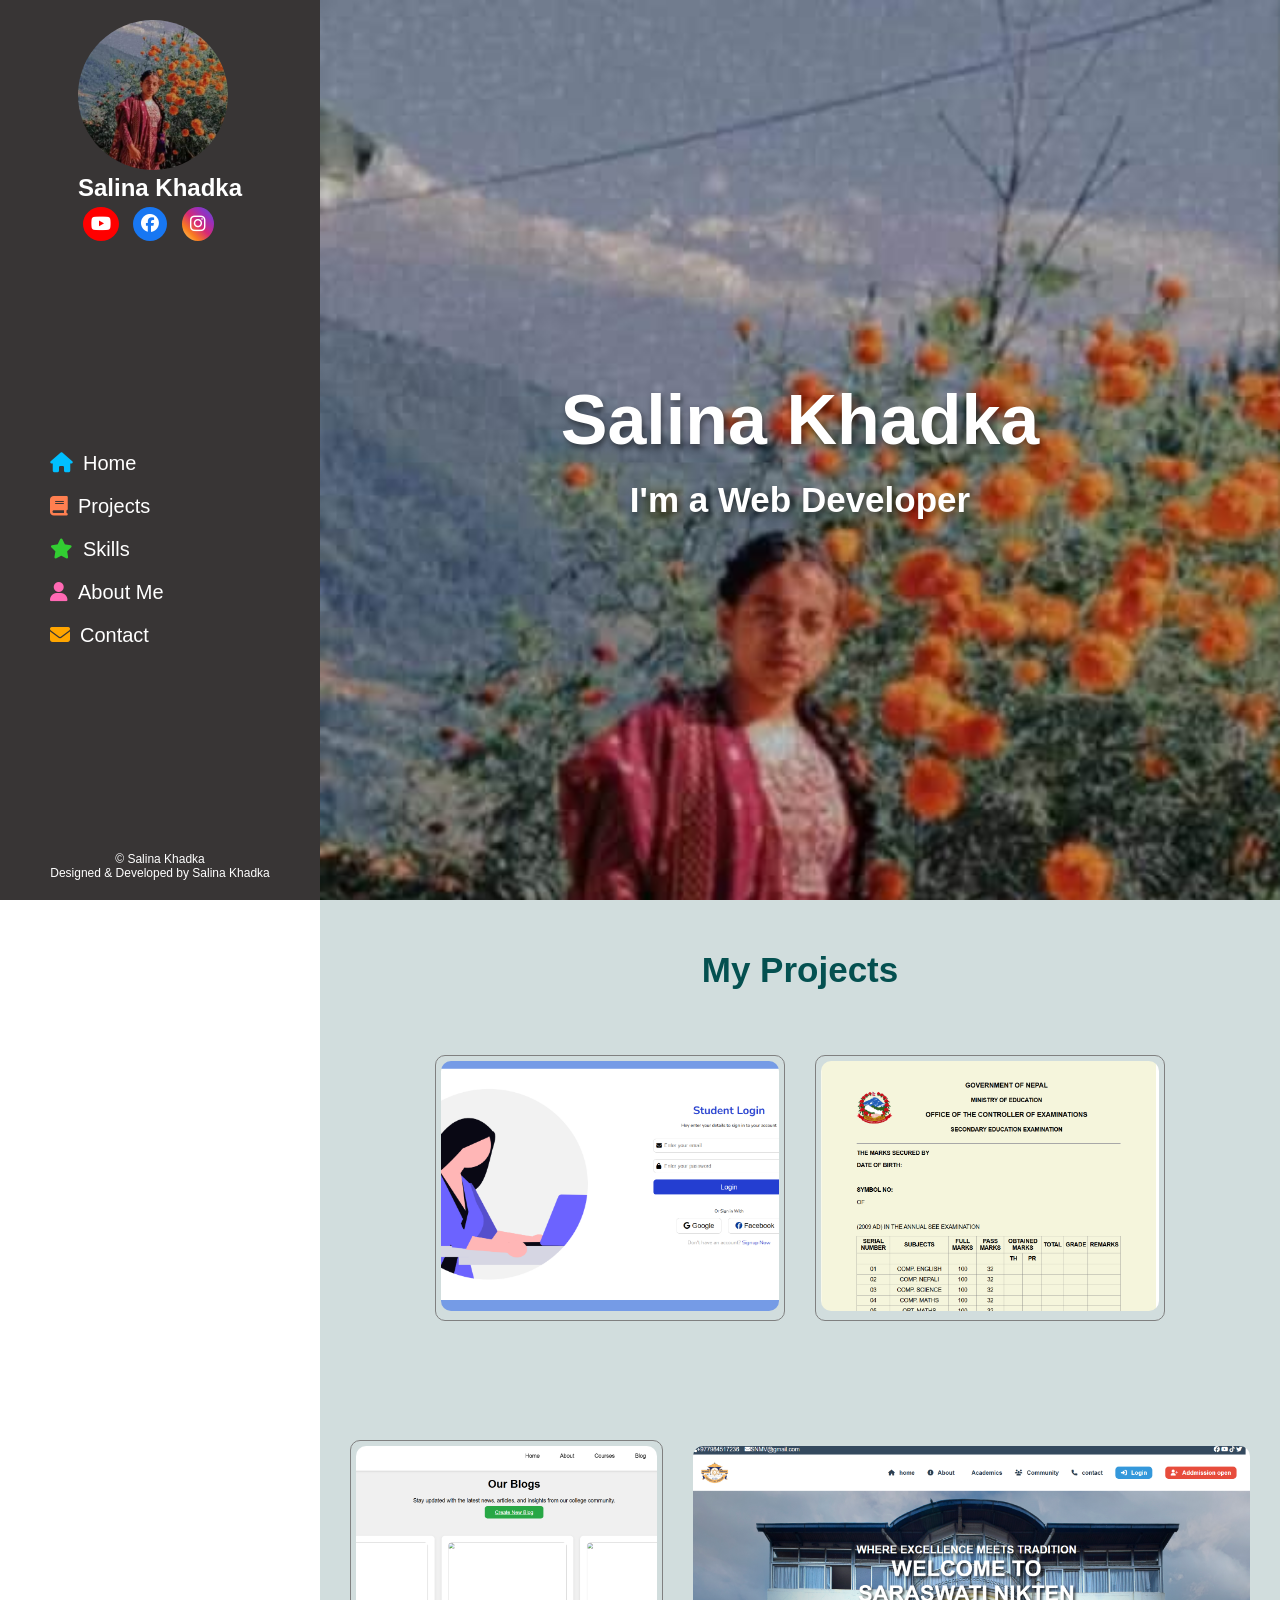
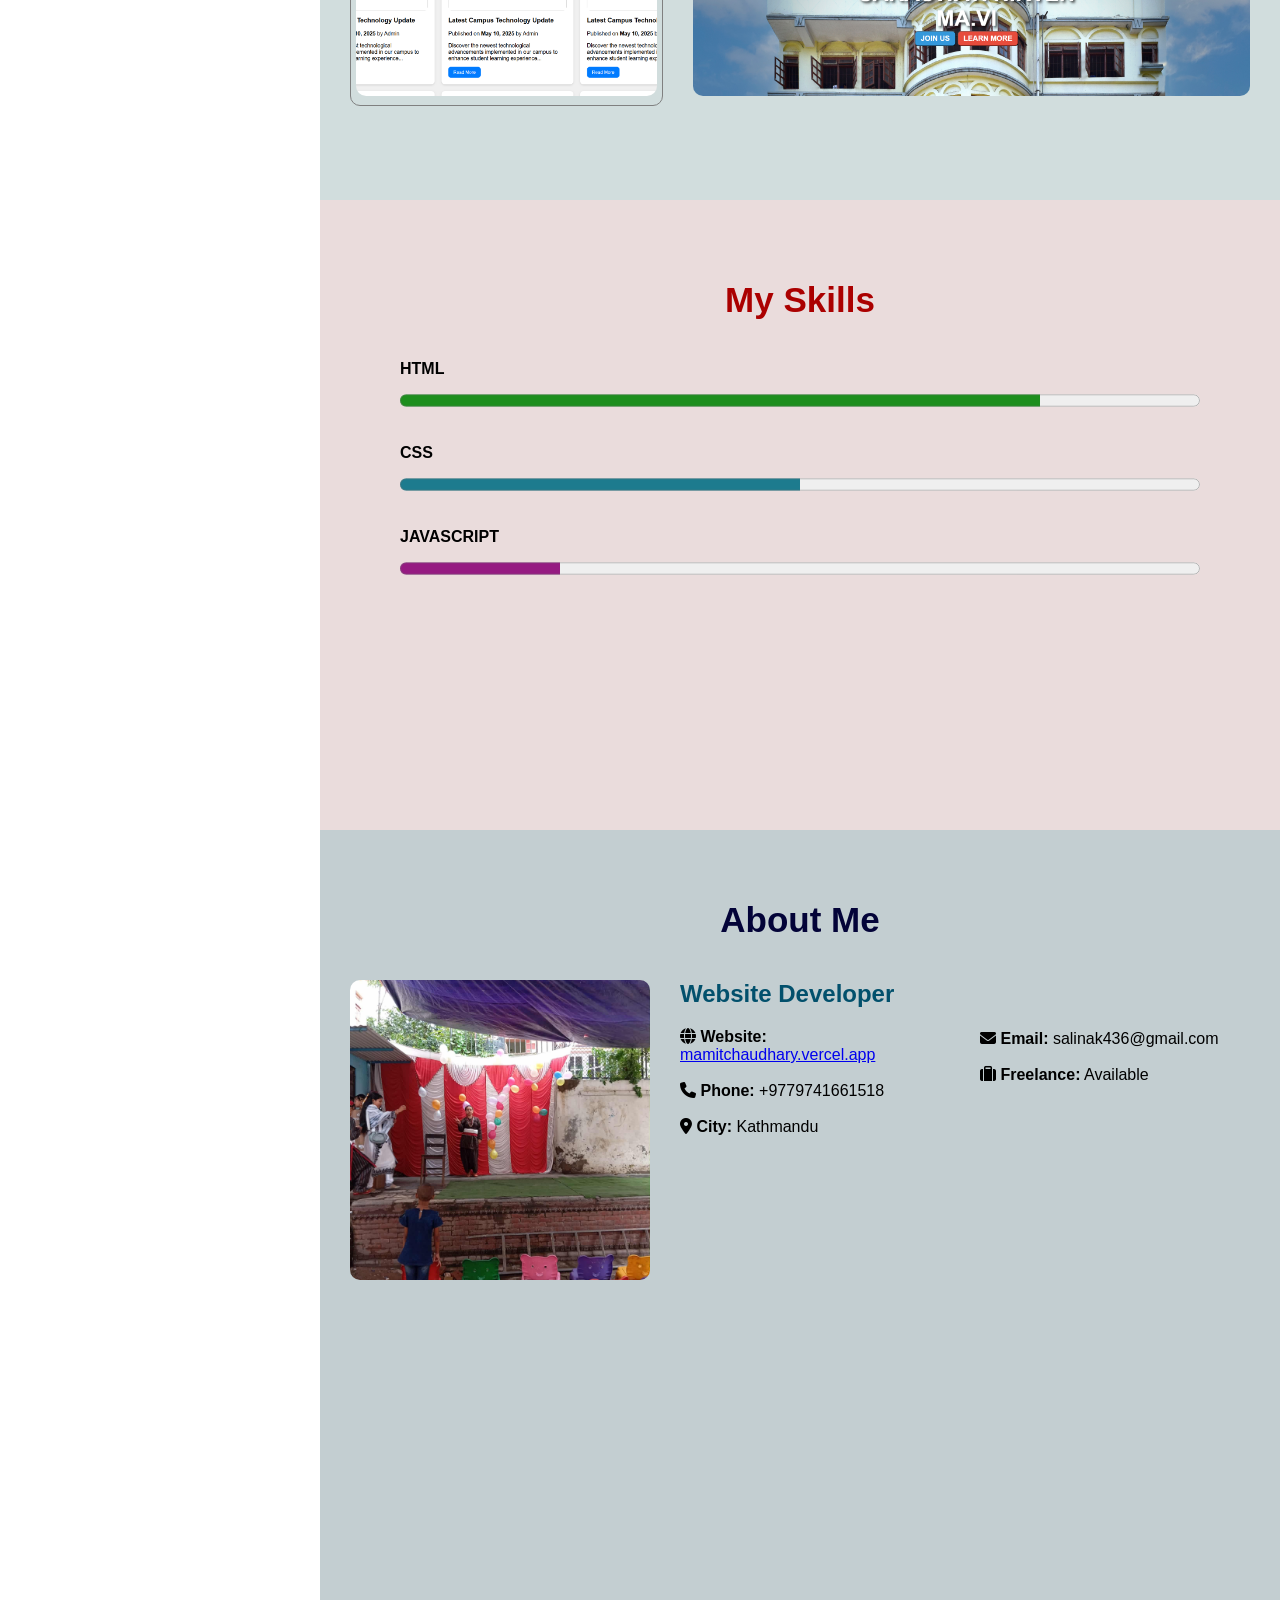
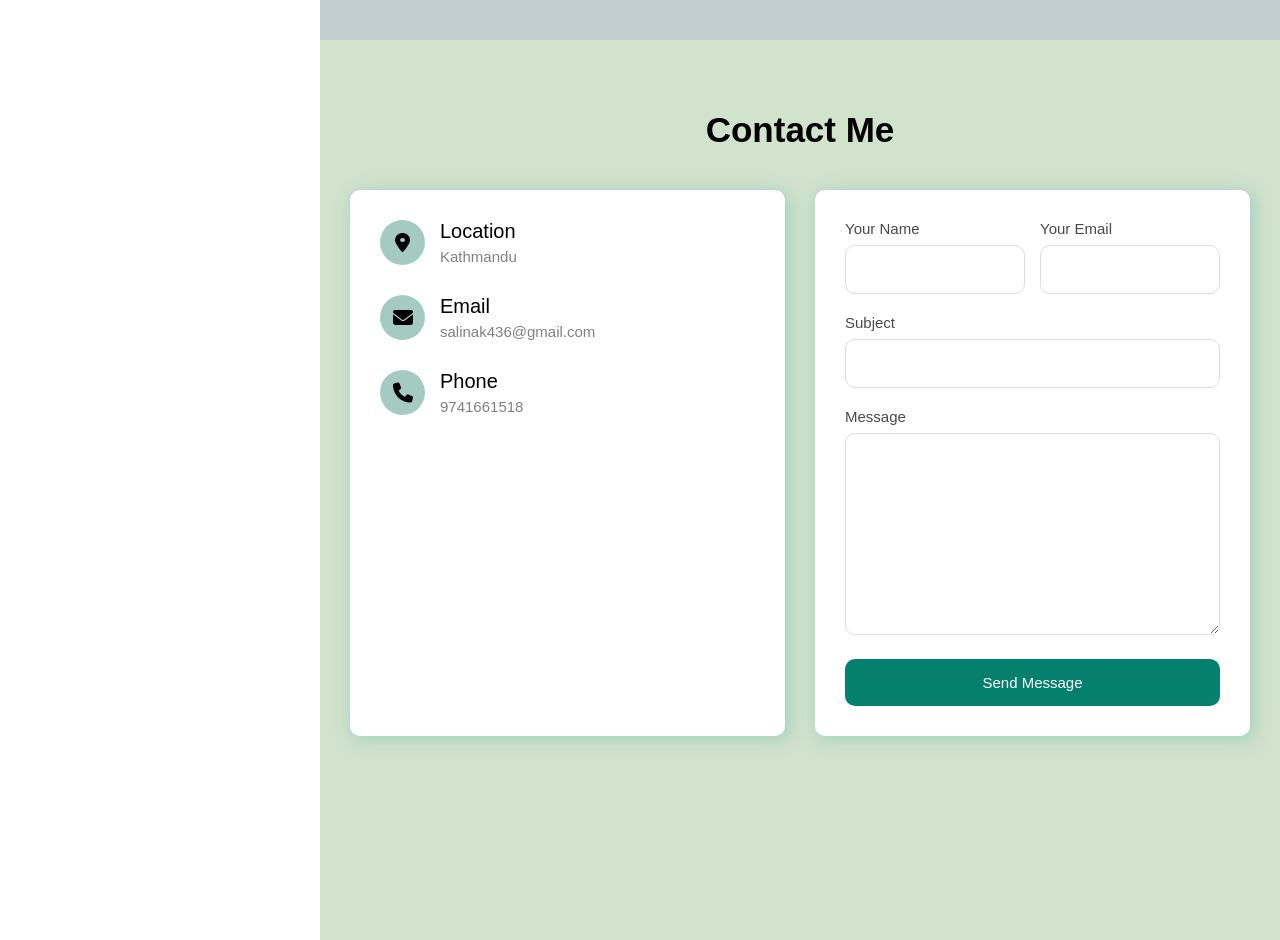
<file: index.html>
<!DOCTYPE html>
<html lang="en">

<head>
  <meta charset="UTF-8" />
  <meta name="viewport" content="width=device-width, initial-scale=1.0" />
  <title>Salina Khadka Portfolio</title>
  <link rel="stylesheet" href="style.css" />
  <link rel="stylesheet" href="https://cdnjs.cloudflare.com/ajax/libs/font-awesome/6.7.2/css/all.min.css"
    integrity="sha512-Evv84Mr4kqVGRNSgIGL/F/aIDqQb7xQ2vcrdIwxfjThSH8CSR7PBEakCr51Ck+w+/U6swU2Im1vVX0SVk9ABhg=="
    crossorigin="anonymous" referrerpolicy="no-referrer" />
  <link href="https://fonts.googleapis.com/css2?family=Montserrat:ital,wght@0,100..900;1,100..900&display=swap"
    rel="stylesheet" />
</head>

<body>
  <button class="hamburger" onclick="toggleSidebar()">
    <i class="fa-solid fa-bars"></i>
  </button>

  <div class="container">
    <div class="side-nav" id="sidebar">
      <div class="profile-info">
        <img class="profile-img" src="./images/pic2.jpg" alt="Salina Khadka" />
        <h1>Salina Khadka</h1>
        <div class="social-icons">
          <i class="fa-brands fa-youtube"></i>
          <i class="fa-brands fa-facebook"></i>
          <i class="fa-brands fa-instagram"></i>
        </div>
      </div>

      <div class="nav-links">
        <div class="nav-link-item">
          <i class="fa-solid fa-house"></i>
          <a href="#home">Home</a>
        </div>
        <div class="nav-link-item">
          <i class="fa-solid fa-book"></i>
          <a href="#projects">Projects</a>
        </div>
        <div class="nav-link-item">
          <i class="fa-solid fa-star"></i>
          <a href="#skills">Skills</a>
        </div>
        <div class="nav-link-item">
          <i class="fa-solid fa-user"></i>
          <a href="#about">About Me</a>
        </div>
        <div class="nav-link-item">
          <i class="fa-solid fa-envelope"></i>
          <a href="#contact">Contact</a>
        </div>
      </div>

      <div class="nav-footer">
        <p>&copy; Salina Khadka</p>
        <p>Designed & Developed by <a href="#">Salina Khadka</a></p>
      </div>
    </div>

    <div class="main">
      <section class="hero" id="home">
        <h1>Salina Khadka</h1>
        <h4 id="typewriter"></h4>
      </section>

      <section class="project" id="projects">
        <h1>My Projects</h1>
        <div class="project-container">
          <div class="project-1">
            <a href="./login/index.html"><img src="./images/login-img.png" alt="Login Project" /></a>
          </div>
          <div class="project-2">
            <a href="./see-marksheet/index.html"><img src="./images/mark-img.png" alt="Marksheet Project" /></a>
          </div>
          <div class="project-3">
            <a href="./blog-page/index.html"><img src="./images/blog-img.png" alt="Blog Project" /></a>
          </div>
          <div class="project-4">
            <a href="./school-website/pages/Index.html"><img src="./images/school.png" alt="School Website" /></a>
          </div>
        </div>
      </section>

      <section class="skills" id="skills">
        <h1>My Skills</h1>
        <div class="progress">
          <div class="html-progress">
            <p>HTML</p>
            <progress value="80" max="100"></progress>
          </div>
          <div class="css-progress">
            <p>CSS</p>
            <progress value="50" max="100"></progress>
          </div>
          <div class="js-progress">
            <p>JavaScript</p>
            <progress value="20" max="100"></progress>
          </div>
        </div>
      </section>

      <section class="about" id="about">
        <h1>About Me</h1>
        <div class="about-container">
          <div class="my-img">
            <img src="./images/pic1.jpg" alt="Salina's Photo" />
          </div>
          <div class="personal-detail-1">
            <h2>Website Developer</h2>
            <p><i class="fa-solid fa-globe"></i> <b>Website:</b> <a
                href="https://mamitchaudhary.vercel.app/">mamitchaudhary.vercel.app</a></p>
            <p><i class="fa-solid fa-phone"></i> <b>Phone:</b> +9779741661518</p>
            <p><i class="fa-solid fa-location-dot"></i> <b>City:</b> Kathmandu</p>
          </div>
          <div class="personal-detail-2">
            <p><i class="fa-solid fa-envelope"></i> <b>Email:</b> salinak436@gmail.com</p>
            <p><i class="fa-solid fa-suitcase"></i> <b>Freelance:</b> Available</p>
          </div>
        </div>
      </section>

      <section class="contact" id="contact">
        <h1>Contact Me</h1>
        <div class="contact-container">
          <div class="personal-information">
            <div class="location-info">
              <i class="fa-solid fa-location-dot"></i>
              <div class="info">
                <h5>Location</h5>
                <p>Kathmandu</p>
              </div>
            </div>

            <div class="email-info">
              <i class="fa-solid fa-envelope"></i>
              <div class="info">
                <h5>Email</h5>
                <p>salinak436@gmail.com</p>
              </div>
            </div>

            <div class="phone-info">
              <i class="fa-solid fa-phone"></i>
              <div class="info">
                <h5>Phone</h5>
                <p>9741661518</p>
              </div>
            </div>
          </div>

          <div class="contact-form">
            <div class="name-email">
              <div class="name">
                <p>Your Name</p>
                <input type="text" />
              </div>
              <div class="email">
                <p>Your Email</p>
                <input type="email" />
              </div>
            </div>
            <div class="subject">
              <p>Subject</p>
              <input type="text" />
            </div>
            <div class="message">
              <p>Message</p>
              <textarea rows="10"></textarea>
            </div>
            <button class="send-msg" type="button">Send Message</button>
          </div>
        </div>
      </section>
    </div>
  </div>

  <script>
    function toggleSidebar() {
      document.getElementById("sidebar").classList.toggle("active");
    }
  </script>
  <script src="script.js"></script>
</body>

</html>
</file>
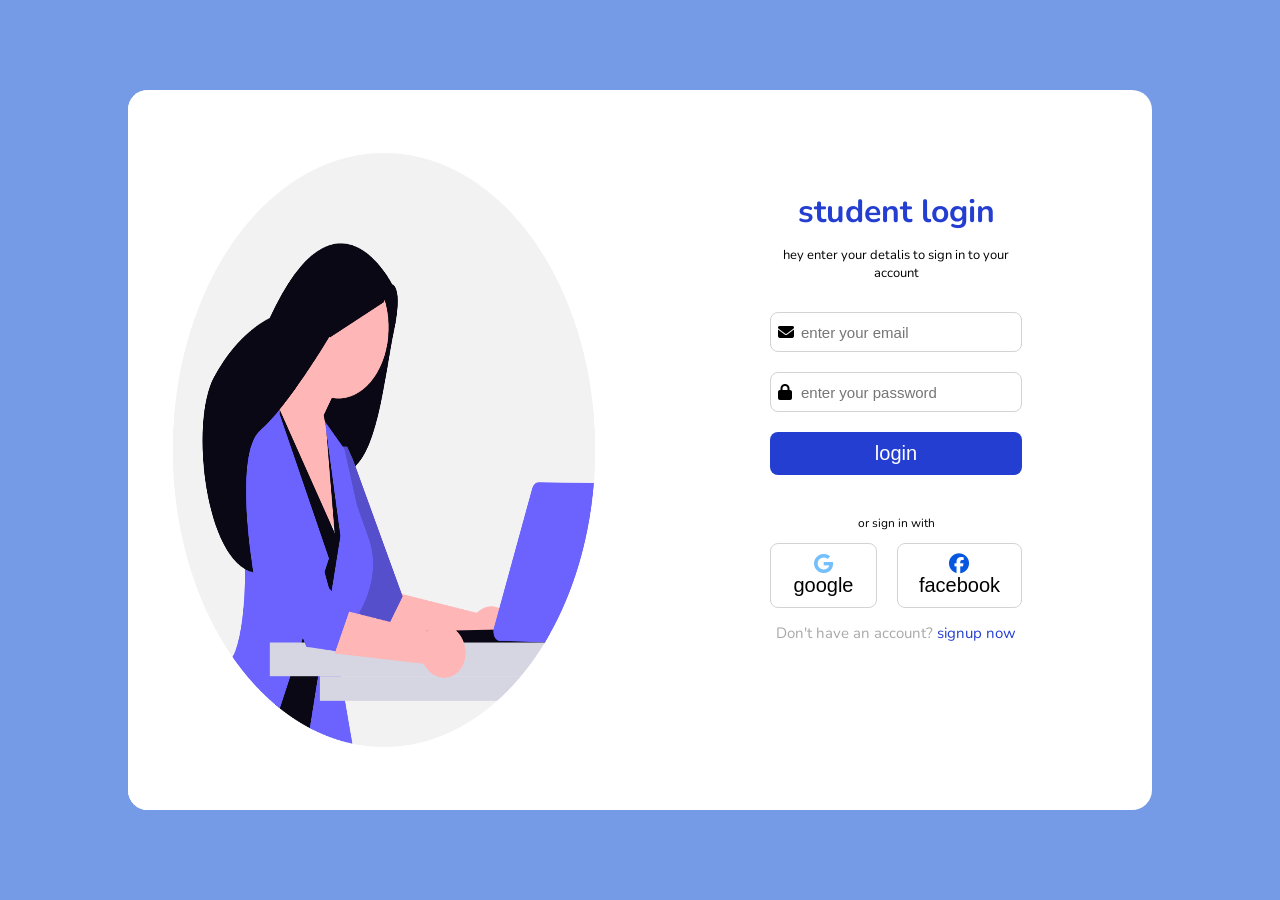
<file: login/index.html>
<html lang="en">

<head>
    <meta charset="UTF-8">
    <meta name="viewport" content="width=device-width, initial-scale=1.0">
    <title>Document</title>
    <link rel="stylesheet" href="style.css">
    <link rel="preconnect" href="https://fonts.googleapis.com">
    <link rel="preconnect" href="https://fonts.gstatic.com" crossorigin>
    <link href="https://fonts.googleapis.com/css2?family=Nunito:ital,wght@0,200..1000;1,200..1000&display=swap"
        rel="stylesheet">
    <link rel="stylesheet" href="https://cdnjs.cloudflare.com/ajax/libs/font-awesome/6.7.2/css/all.min.css"
        integrity="sha512-Evv84Mr4kqVGRNSgIGL/F/aIDqQb7xQ2vcrdIwxfjThSH8CSR7PBEakCr51Ck+w+/U6swU2Im1vVX0SVk9ABhg=="
        crossorigin="anonymous" referrerpolicy="no-referrer" />

</head>

<body>
    <div class="container">
        <div class="image">
            <img src="./undraw_professional-woman-avatar_ivds.png" alt="student">
        </div>
        <div class="from">
            <h1>student login</h1>
            <p class="description">hey enter your detalis to sign in to your account</p>

            <div class="email-div">
                <input type="email" placeholder="enter your email">
                <i class="fa-solid fa-envelope"></i>
            </div>

            <div class="pass-div">
                <input type="password" placeholder="enter your password">
                <i class="fa-solid fa-lock"></i>

            </div>

            <button class="login">login</button>
            <p class="signin-text">or sign in with</p>
            <div class="social-buttons">
                <button>
                    <i class="fa-brands fa-google" style="color: #74C0FC;"></i>google</button>
                <button>
                    <i class="fa-brands fa-facebook" style="color: #0656e0;"></i>facebook</button>
            </div>
            <p class="signup-text">Don't have an account? <span>signup now</span></p>
        </div>
    </div>
</body>

</html>
</file>
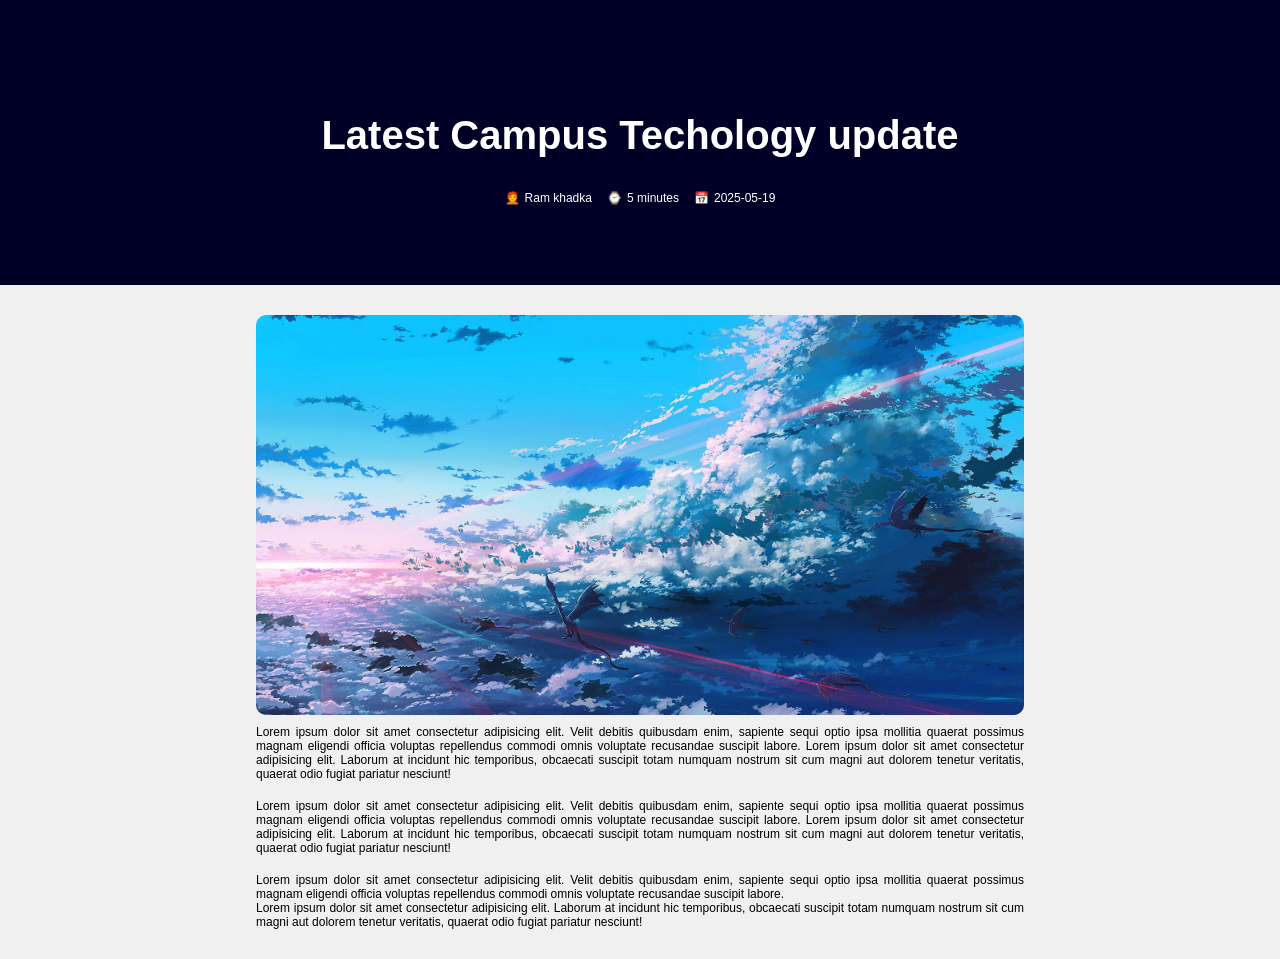
<file: blog-page/blog-details.html>
<html lang="en">

<head>
    <meta charset="UTF-8">
    <meta name="viewport" content="width=device-width, initial-scale=1.0">
    <title>Document</title>
    <link rel="stylesheet" href="style.css">
</head>

<body>
    <section class="blog-detail-tittle">
        <h1>Latest Campus Techology update</h1>
        <div class="blog-metadata">
            <div class="author">
                <p>🧑‍🦰</p>
                <p>Ram khadka</p>
            </div>
            <div class="reading-time">
                <p>⌚</p>
                <p>5 minutes</p>
            </div>
            <div class="published-date">
                <p>📅</p>
                <p>2025-05-19</p>
            </div>
        </div>
    </section>
    <section class="blog-description">
        <img src="./wallpaperflare.com_wallpaper (1).jpg" alt="">
         
        <br>

        <p>Lorem ipsum dolor sit amet consectetur adipisicing elit. Velit debitis quibusdam enim, sapiente sequi optio
            ipsa mollitia quaerat possimus magnam eligendi officia voluptas repellendus commodi omnis voluptate
            recusandae suscipit labore.
            Lorem ipsum dolor sit amet consectetur adipisicing elit. Laborum at incidunt hic temporibus, obcaecati
            suscipit totam numquam nostrum sit cum magni aut dolorem tenetur veritatis, quaerat odio fugiat pariatur
            nesciunt!
        </p>
        <br>

        <p>Lorem ipsum dolor sit amet consectetur adipisicing elit. Velit debitis quibusdam enim, sapiente sequi optio
            ipsa mollitia quaerat possimus magnam eligendi officia voluptas repellendus commodi omnis voluptate
            recusandae suscipit labore.
            Lorem ipsum dolor sit amet consectetur adipisicing elit. Laborum at incidunt hic temporibus, obcaecati
            suscipit totam numquam nostrum sit cum magni aut dolorem tenetur veritatis, quaerat odio fugiat pariatur
            nesciunt!</p>
        <br>
        <p>Lorem ipsum dolor sit amet consectetur adipisicing elit. Velit debitis quibusdam enim, sapiente sequi optio
            ipsa mollitia quaerat possimus magnam eligendi officia voluptas repellendus commodi omnis voluptate
            recusandae suscipit labore.</p>
          <p> Lorem ipsum dolor sit amet consectetur adipisicing elit. Laborum at incidunt hic temporibus, obcaecati
            suscipit totam numquam nostrum sit cum magni aut dolorem tenetur veritatis, quaerat odio fugiat pariatur
            nesciunt!</p>
    </section>
</body>

</html>
</file>
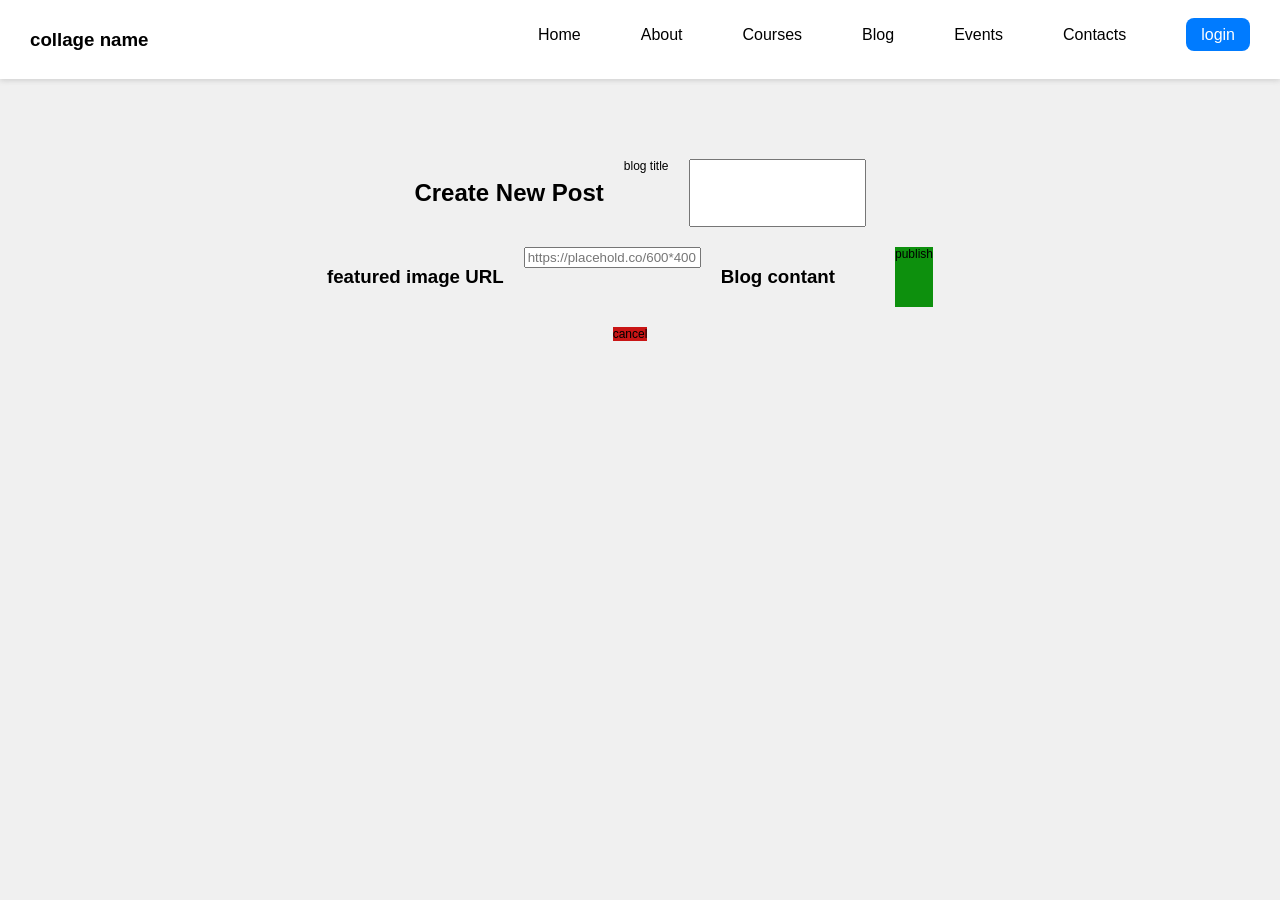
<file: blog-page/create-form.html>
<html lang="en">
<head>
    <meta charset="UTF-8">
    <meta name="viewport" content="width=device-width, initial-scale=1.0">
    <title>Document</title>
    <link rel="stylesheet" href="style.css">
</head>
<body>
  <header>
    <div class="logo">
        <h3>collage name</h3>
    </div>
        <nav>
            <ul>
                <li>
                    <a href="#">Home</a>
                </li>
                <li>
                    <a href="#">  About </a>
                </li>
                
                <li>
                    <a href="#">Courses</a>
                </li>
                <li>
                    <a href="#" class="blogtit">Blog</a>
                </li>
                <li>
                    <a href="#">Events</a>
                </li>
                <li>
                    <a href="#">Contacts</a>
                </li>
                <li>
                    <a href="#"class="login-btn">login</a>
                </li>

            </ul>
        </nav>
  </header>
  <div class="blog">

    <h2>Create New Post</h2>

    <p>blog title</p>

    <input type="text">

    <h3>featured image URL</h3>
    <div class="featured-img">
    <input type="text" placeholder="https://placehold.co/600*400">
    </div>
    <h3>Blog contant</h3>
    <div class="blog-contant>
<input type="text" name="" id="">
</div>
    <br>
    <p class="publish">publish</p>
    <p class="cancel">cancel</p>
  </div>  
</body>
</html>
</file>
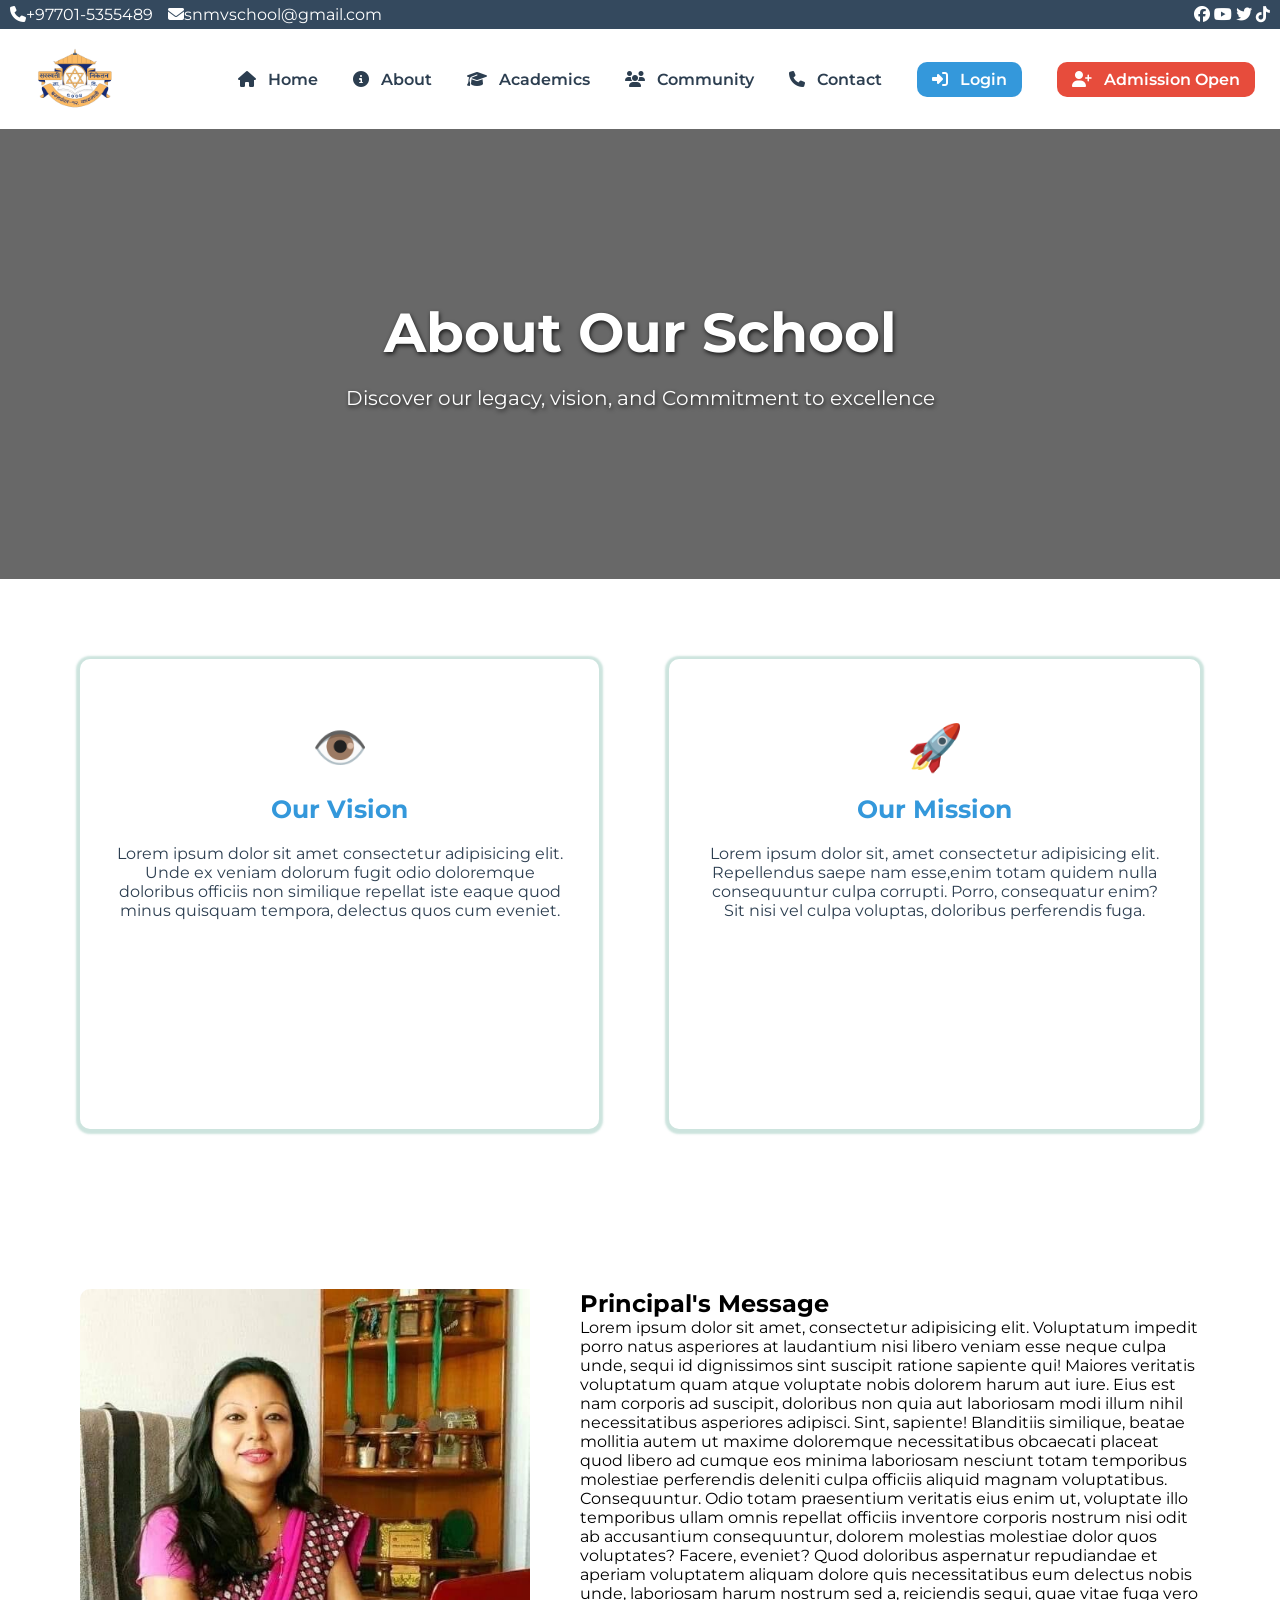
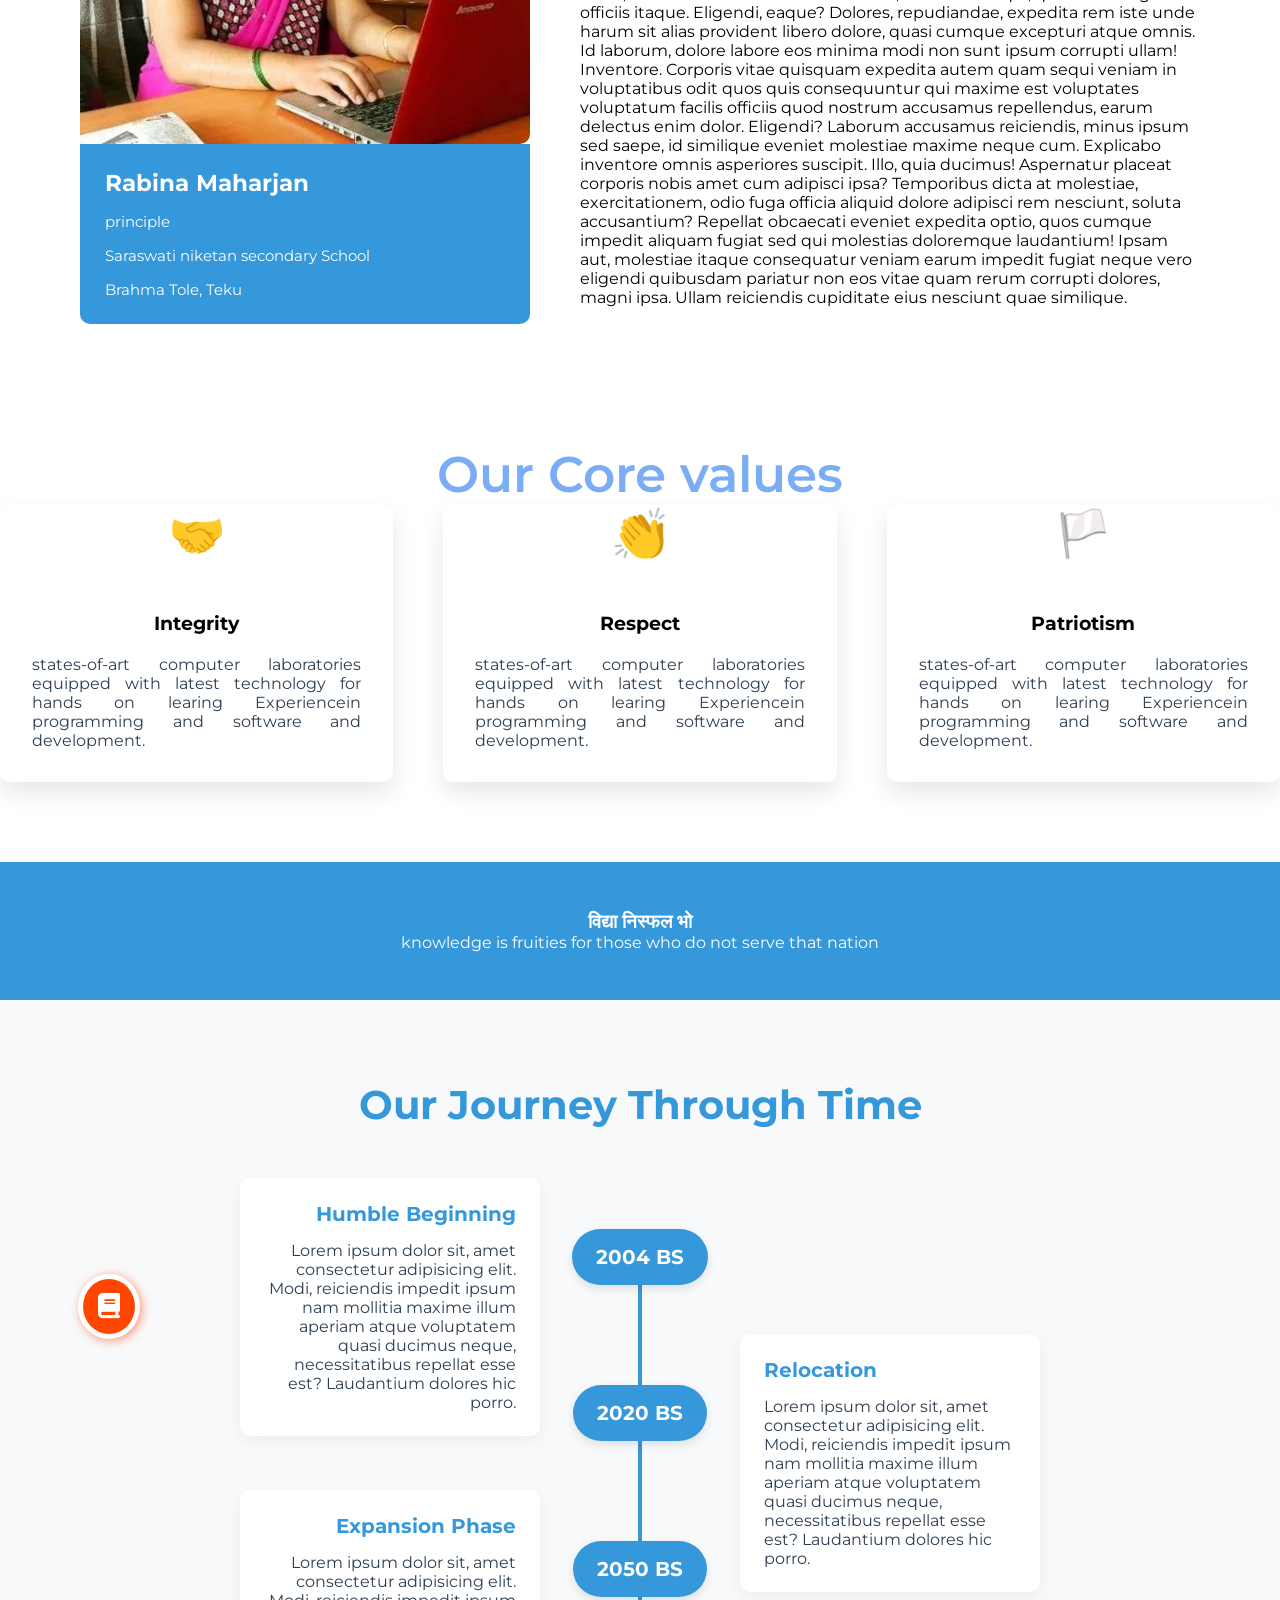
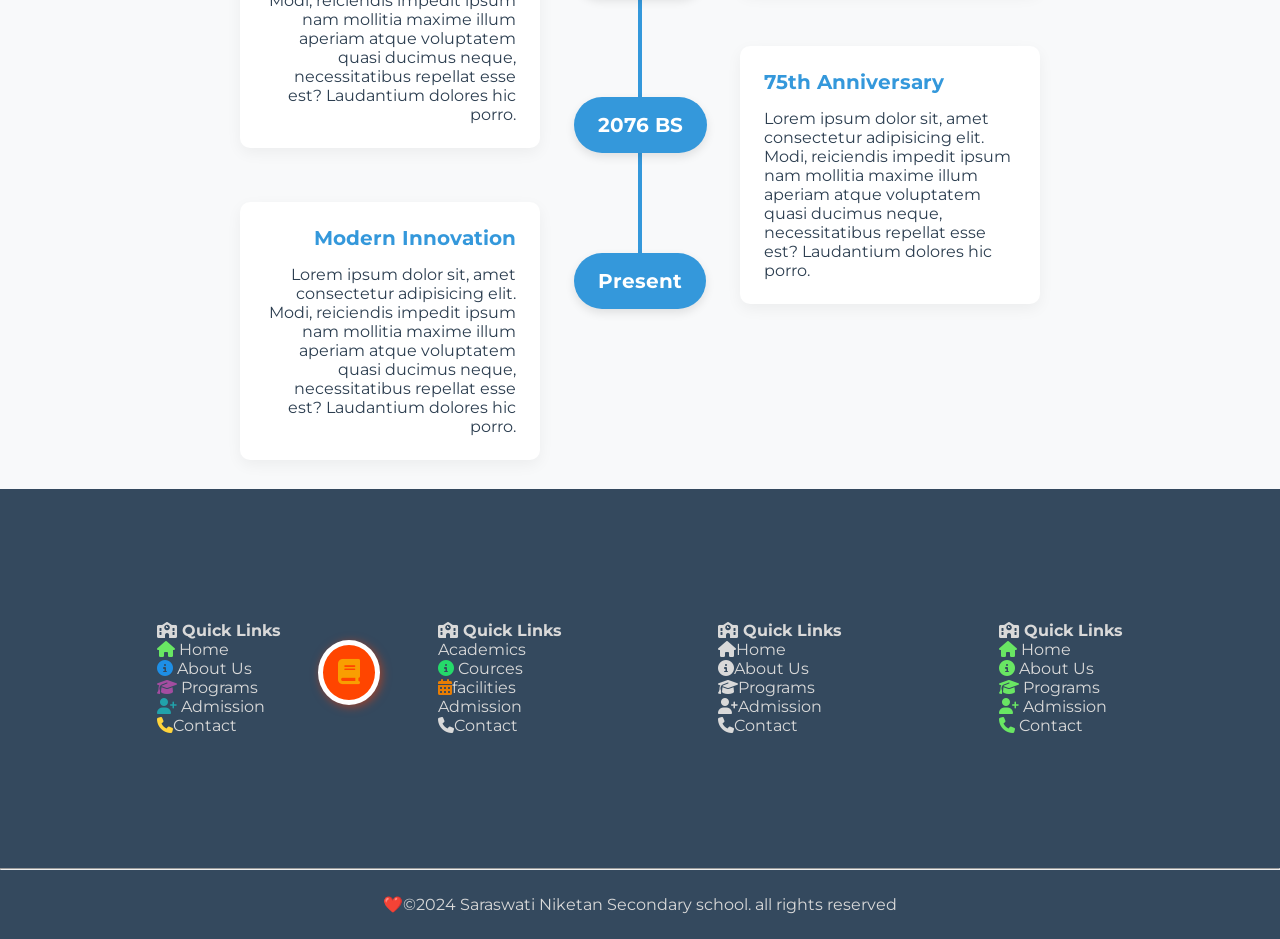
<file: school-website/pages/about.html>
<html lang="en">

<head>
    <meta charset="UTF-8">
    <meta name="viewport" content="width=device-width, initial-scale=1.0">
    <link rel="stylesheet" href="../css/global.css">
    <link rel="stylesheet" href="../css/about.css">
    <title>about</title>
    <link rel="stylesheet" href="https://cdnjs.cloudflare.com/ajax/libs/font-awesome/6.7.2/css/all.min.css"
        integrity="sha512-Evv84Mr4kqVGRNSgIGL/F/aIDqQb7xQ2vcrdIwxfjThSH8CSR7PBEakCr51Ck+w+/U6swU2Im1vVX0SVk9ABhg=="
        crossorigin="anonymous" referrerpolicy="no-referrer" />
    <link rel="preconnect" href="https://fonts.googleapis.com">
    <link rel="preconnect" href="https://fonts.gstatic.com" crossorigin>
    <link
        href="https://fonts.googleapis.com/css2?family=Montserrat:ital,wght@0,100..900;1,100..900&family=Nunito:ital,wght@0,200..1000;1,200..1000&display=swap"
        rel="stylesheet">

</head>

<body>
    <header>
        <div class="top-bar">
            <div class="contact-info">
                <div class="phone">
                    <i class="fa-solid fa-phone"></i>+97701-5355489
                </div>
                <div class="email">
                    <i class="fa-solid fa-envelope"></i>snmvschool@gmail.com
                </div>
            </div>
            <div class="social-icons">
                <i class="fa-brands fa-facebook"></i>
                <i class="fa-brands fa-youtube"></i>
                <i class="fa-brands fa-twitter"></i>
                <i class="fa-brands fa-tiktok"></i>
            </div>
        </div>
        <nav>
            <div class="logo">
                <img src="../images/logo.png" alt="">
            </div>
            <div class="nav-items">
                <li>
                    <a href="./">
                        <i class="fa-solid fa-home"></i>
                        Home
                    </a>
                </li>
                <li>
                    <a href="./">
                        <i class="fa-solid fa-info-circle"></i>
                        About
                    </a>
                </li>
                <li>
                    <a href="./">
                        <i class="fa-solid fa-graduation-cap"></i>
                        Academics
                    </a>
                </li>
                <li>
                    <a href="./">
                        <i class="fa-solid fa-users"></i>
                        Community
                    </a>
                </li>

                <li>
                    <a href="./">
                        <i class="fa-solid fa-phone"></i>
                        Contact
                    </a>
                </li>

                <li>
                    <a href="./" class="login-btn">
                        <i class="fa-solid fa-right-to-bracket"></i>
                        Login
                    </a>
                </li>
                <li>
                    <a href="./" class="admission-btn">
                        <i class="fa-solid fa-user-plus"></i>
                        Admission Open
                    </a>
                </li>
            </div>
        </nav>
    </header>
    <main>
        <section class="about-banner">
            <div class="overlay"></div>
            <h1>About Our School</h1>
            <p>Discover our legacy, vision, and Commitment to excellence</p>
        </section>
        <section class="vision-section">
            <div class="vision">
                <p class="icon">👁️</p>
                <h3>Our Vision</h3>
                <p>Lorem ipsum dolor sit amet consectetur adipisicing elit.
                    Unde ex veniam dolorum fugit odio doloremque doloribus officiis non similique repellat iste eaque
                    quod minus quisquam tempora, delectus quos cum eveniet.</p>
            </div>
            <div class="mission">
                <p class="icon">🚀</p>
                <h3>Our Mission</h3>
                <p>Lorem ipsum dolor sit, amet consectetur adipisicing elit.
                    Repellendus saepe nam esse,enim totam quidem nulla consequuntur culpa corrupti.
                    Porro, consequatur enim? Sit nisi vel culpa voluptas, doloribus perferendis fuga.</p>
            </div>
        </section>
        <section class="principal-message">
            <div class="principal-card">
                <img src="../images/principle.jpg" alt="">
                <div class="principal-info">
                    <h3>Rabina Maharjan</h3>
                    <p>principle</p>
                    <p>Saraswati niketan secondary School</p>
                    <p>Brahma Tole, Teku</p>
                </div>
            </div>
            <div class="message-container">
                <h2>Principal's Message</h2>
                <p>Lorem ipsum dolor sit amet, consectetur adipisicing elit. Voluptatum impedit porro natus asperiores
                    at laudantium nisi libero veniam esse neque culpa unde, sequi id dignissimos sint suscipit ratione
                    sapiente qui!
                    Maiores veritatis voluptatum quam atque voluptate nobis dolorem harum aut iure. Eius est nam
                    corporis ad suscipit, doloribus non quia aut laboriosam modi illum nihil necessitatibus asperiores
                    adipisci. Sint, sapiente!
                    Blanditiis similique, beatae mollitia autem ut maxime doloremque necessitatibus obcaecati placeat
                    quod libero ad cumque eos minima laboriosam nesciunt totam temporibus molestiae perferendis deleniti
                    culpa officiis aliquid magnam voluptatibus. Consequuntur.
                    Odio totam praesentium veritatis eius enim ut, voluptate illo temporibus ullam omnis repellat
                    officiis inventore corporis nostrum nisi odit ab accusantium consequuntur, dolorem molestias
                    molestiae dolor quos voluptates? Facere, eveniet?
                    Quod doloribus aspernatur repudiandae et aperiam voluptatem aliquam dolore quis necessitatibus eum
                    delectus nobis unde, laboriosam harum nostrum sed a, reiciendis sequi, quae vitae fuga vero officiis
                    itaque. Eligendi, eaque?
                    Dolores, repudiandae, expedita rem iste unde harum sit alias provident libero dolore, quasi cumque
                    excepturi atque omnis. Id laborum, dolore labore eos minima modi non sunt ipsum corrupti ullam!
                    Inventore.
                    Corporis vitae quisquam expedita autem quam sequi veniam in voluptatibus odit quos quis consequuntur
                    qui maxime est voluptates voluptatum facilis officiis quod nostrum accusamus repellendus, earum
                    delectus enim dolor. Eligendi?
                    Laborum accusamus reiciendis, minus ipsum sed saepe, id similique eveniet molestiae maxime neque
                    cum. Explicabo inventore omnis asperiores suscipit. Illo, quia ducimus! Aspernatur placeat corporis
                    nobis amet cum adipisci ipsa?
                    Temporibus dicta at molestiae, exercitationem, odio fuga officia aliquid dolore adipisci rem
                    nesciunt, soluta accusantium? Repellat obcaecati eveniet expedita optio, quos cumque impedit aliquam
                    fugiat sed qui molestias doloremque laudantium!
                    Ipsam aut, molestiae itaque consequatur veniam earum impedit fugiat neque vero eligendi quibusdam
                    pariatur non eos vitae quam rerum corrupti dolores, magni ipsa. Ullam reiciendis cupiditate eius
                    nesciunt quae similique.</p>
            </div>
        </section>
    <section class="why-choose-section">
          <div class="why-choose-heading">
          <h1>Our Core values</h1>
        </div>
        <div class="why-choose-card-container">
          <div class="card">
         <p class="feature-icon">🤝</p>
          <h3>Integrity</h3>
          <p>states-of-art computer laboratories equipped with
        latest technology for hands on learing Experiencein programming
         and software and development.</p>
         </div>
          <div class="card">
          <p class="feature-icon">👏</p>
          <h3>Respect</h3>
          <p>states-of-art computer laboratories equipped with
        latest technology for hands on learing Experiencein programming
         and software and development.</p>
          </div>
          <div class="card">
          <p class="feature-icon">🏳️</p>
          <h3>Patriotism</h3>
          <p>states-of-art computer laboratories equipped with
        latest technology for hands on learing Experiencein programming
         and software and development.</p>
          </div>
        </div>
        <section class="knowledge">
            <div class="para">
                <h1>विद्या निस्फल भो</h1>
                <p>knowledge is fruities for those who do not serve that nation</p>
            </div>
        </section>
    </section>
        <section class="school-journey">
            <h1>Our Journey Through Time</h1>
            <div class="timeline">
                <div class="timeline-item">
                    <div class="timeline-date">
                        <p>2004 BS</p>
                    </div>
                    <i class="fa-solid fa-book"></i>
                    <div class="timeline-card left-card">
                        <h3>Humble Beginning </h3>
                        <p>Lorem ipsum dolor sit, amet consectetur adipisicing elit.
                            Modi, reiciendis impedit ipsum nam mollitia maxime illum aperiam atque
                            voluptatem quasi ducimus neque, necessitatibus repellat esse est?
                            Laudantium dolores hic porro.</p>
                    </div>
                </div>
                <div class="timeline-item">
                    <div class="timeline-date">
                        <p>2020 BS</p>
                    </div>
                    <div class="timeline-card right-card">
                        <h3>Relocation </h3>
                        <p>Lorem ipsum dolor sit, amet consectetur adipisicing elit.
                            Modi, reiciendis impedit ipsum nam mollitia maxime illum aperiam atque
                            voluptatem quasi ducimus neque, necessitatibus repellat esse est?
                            Laudantium dolores hic porro.</p>
                    </div>
                </div>
                <div class="timeline-item">
                    <div class="timeline-date">
                        <p>2050 BS</p>
                    </div>
                    <div class="timeline-card left-card">
                        <h3> Expansion Phase</h3>
                        <p>Lorem ipsum dolor sit, amet consectetur adipisicing elit.
                            Modi, reiciendis impedit ipsum nam mollitia maxime illum aperiam atque
                            voluptatem quasi ducimus neque, necessitatibus repellat esse est?
                            Laudantium dolores hic porro.</p>
                    </div>
                </div>
                <div class="timeline-item">
                    <div class="timeline-date">
                        <p>2076 BS</p>
                    </div>
                    <div class="timeline-card right-card">
                        <h3>75th Anniversary </h3>
                        <p>Lorem ipsum dolor sit, amet consectetur adipisicing elit.
                            Modi, reiciendis impedit ipsum nam mollitia maxime illum aperiam atque
                            voluptatem quasi ducimus neque, necessitatibus repellat esse est?
                            Laudantium dolores hic porro.</p>
                    </div>
                </div>
                <div class="timeline-item">
                    <div class="timeline-date">
                        <p>Present</p>
                    </div>
                    <div class="timeline-card left-card">
                        <h3>Modern Innovation </h3>
                        <p>Lorem ipsum dolor sit, amet consectetur adipisicing elit.
                            Modi, reiciendis impedit ipsum nam mollitia maxime illum aperiam atque
                            voluptatem quasi ducimus neque, necessitatibus repellat esse est?
                            Laudantium dolores hic porro.</p>
                    </div>
                </div>
            </div>
        </section>



    </main>
    <footer>
        <div class="footer-content">
            <div class="footer-section">
                <h4>
                    <i class="fas fa-school"></i>
                    Quick Links
                </h4>
                <p>
                    <i class="fas fa-home" style="color: #69e663;"></i>
                    Home
                </p>
                <p>
                    <i class="fas fa-info-circle" style="color: #1e8fe6;"></i>
                    About Us
                </p>
                <p>
                    <i class="fas fa-graduation-cap" style="color: #a34da0;"></i>
                    Programs
                </p>
                <p>
                    <i class="fas fa-user-plus" style="color: #21a2ab;"></i>
                    Admission
                </p>
                <p><i class="fas fa-phone" style="color: #ffd43b;"></i>Contact</p>
            </div>

            <div class="footer-section">
                <h4><i class="fas fa-school"></i>
                    Quick Links</h4>
                <p><i class="fas fa-book" style="color:#f99e01 ;"></i> Academics</p>
                <p><i class="fas fa-circle-info" style="color: #25da6a;"></i> Cources</p>
                <p><i class="fas fa-calendar-days" style="color: #e67d05;"></i>facilities</p>
                <p><i class="fas fa-builing"></i>Admission</p>
                <p><i class="fas fa-phone"></i>Contact</p>
            </div>

            <div class="footer-section">
                <h4><i class="fas fa-school"></i>
                    Quick Links</h4>
                <p><i class="fas fa-home"></i>Home</p>
                <p><i class="fas fa-info-circle"></i>About Us</p>
                <p><i class="fas fa-graduation-cap"></i>Programs</p>
                <p><i class="fas fa-user-plus"></i>Admission</p>
                <p><i class="fas fa-phone"></i>Contact</p>
            </div>

            <div class="footer-section">
                <h4><i class="fas fa-school"></i>
                    Quick Links</h4>
                <p>
                    <i class="fa-solid fa-house" style="color: #69e663;"></i>
                    Home
                </p>
                <p>
                    <i class="fa-solid fa-info-circle" style="color: #69e663;"></i>
                    About Us
                </p>
                <p>
                    <i class="fa-solid fa-graduation-cap" style="color: #69e663;"></i>
                    Programs
                </p>
                <p>
                    <i class="fa-solid fa-user-plus" style="color: #69e663;"></i>
                    Admission
                </p>
                <p>
                    <i class="fa-solid fa-phone" style="color: #69e663;"></i>
                    Contact
                </p>
            </div>

        </div>
        <hr>
        <div class="footer-bottom">
            <p>
                ❤️&copy;2024 Saraswati Niketan Secondary school. all rights reserved
            </p>
        </div>
    </footer>
</body>

</html>
</file>
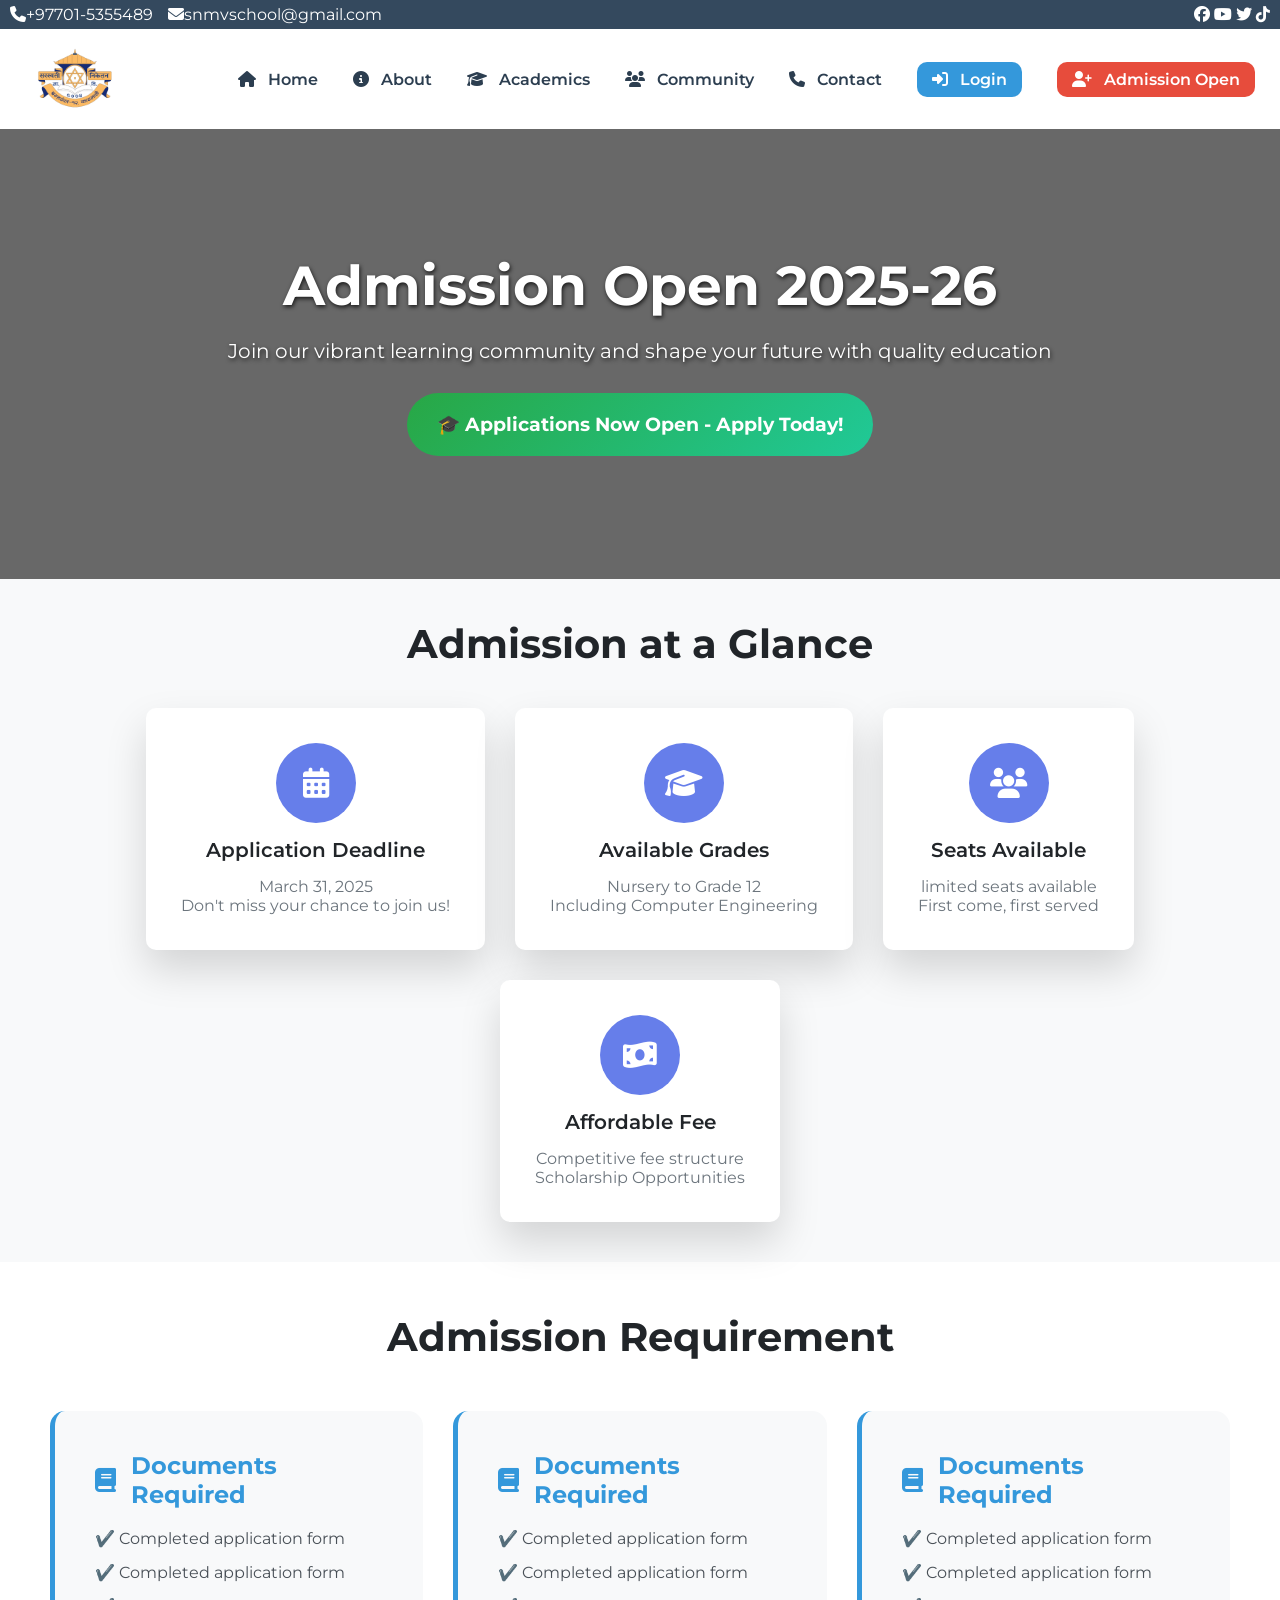
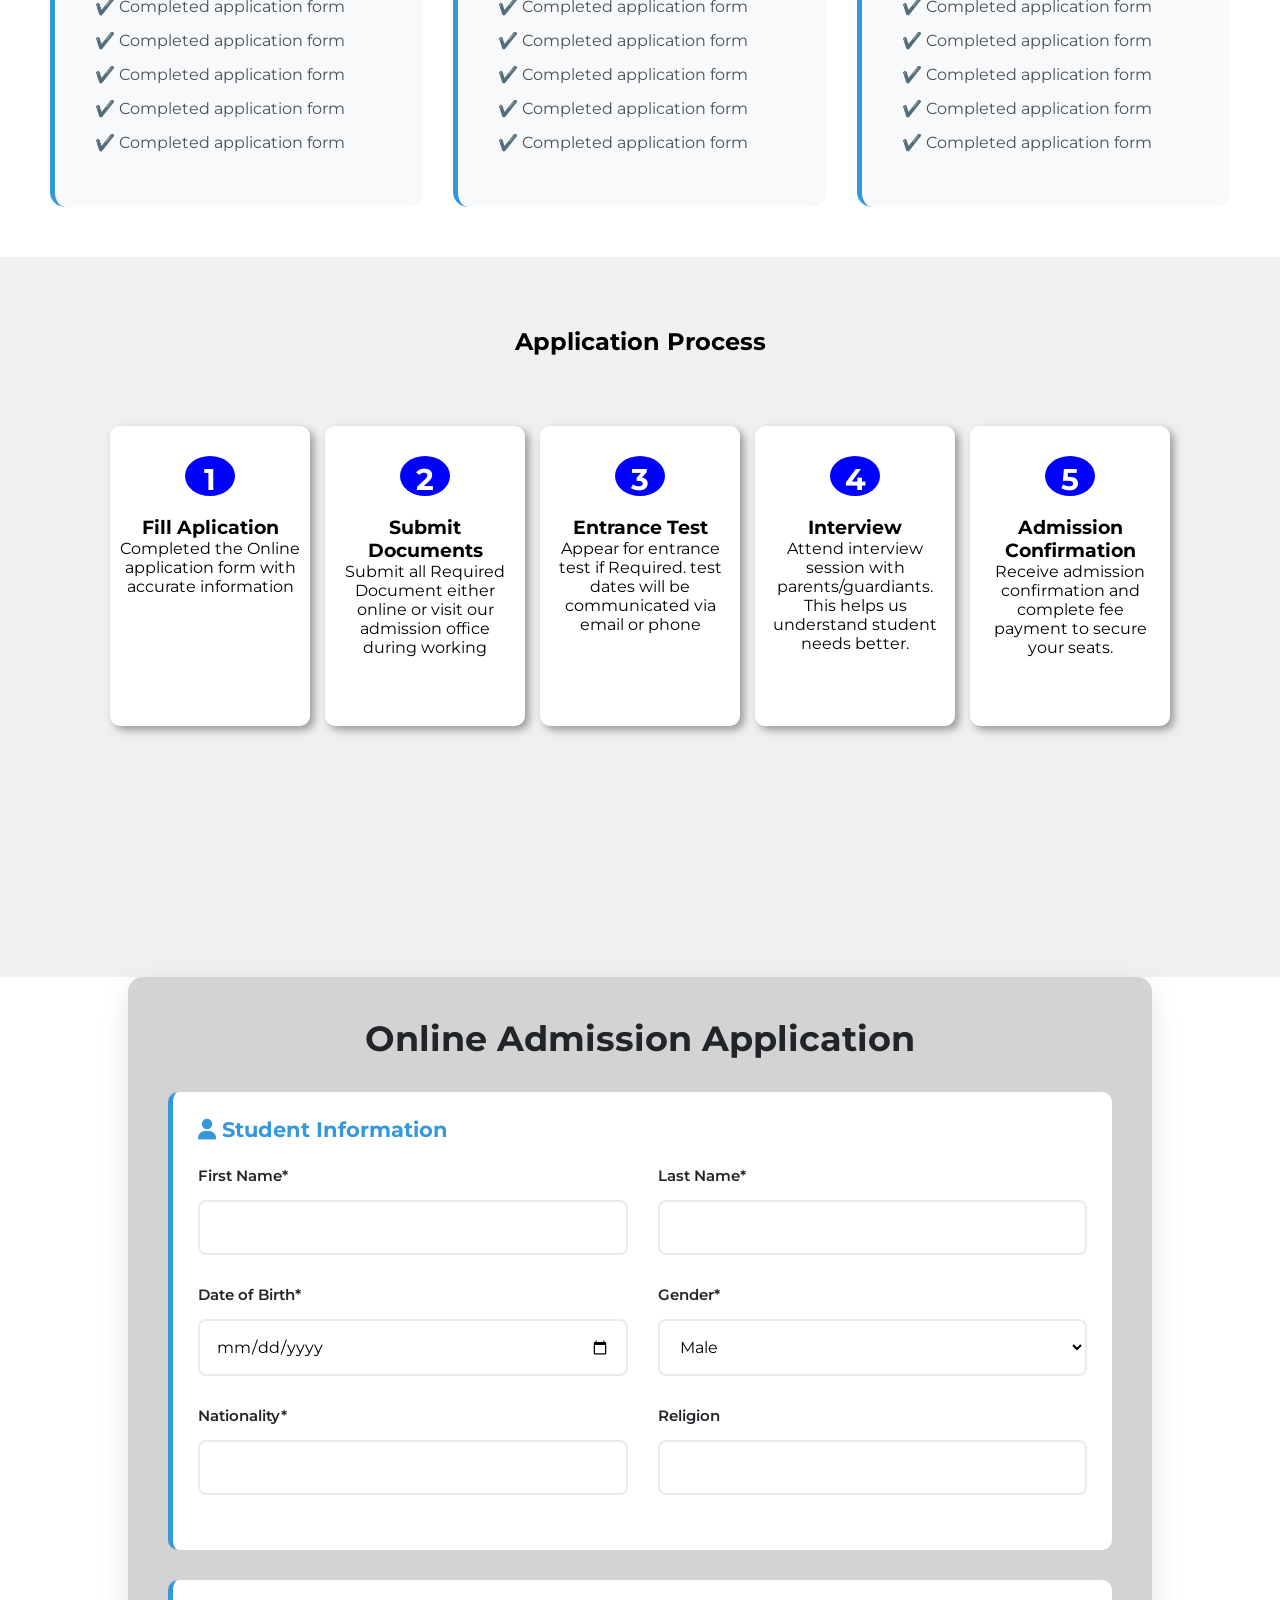
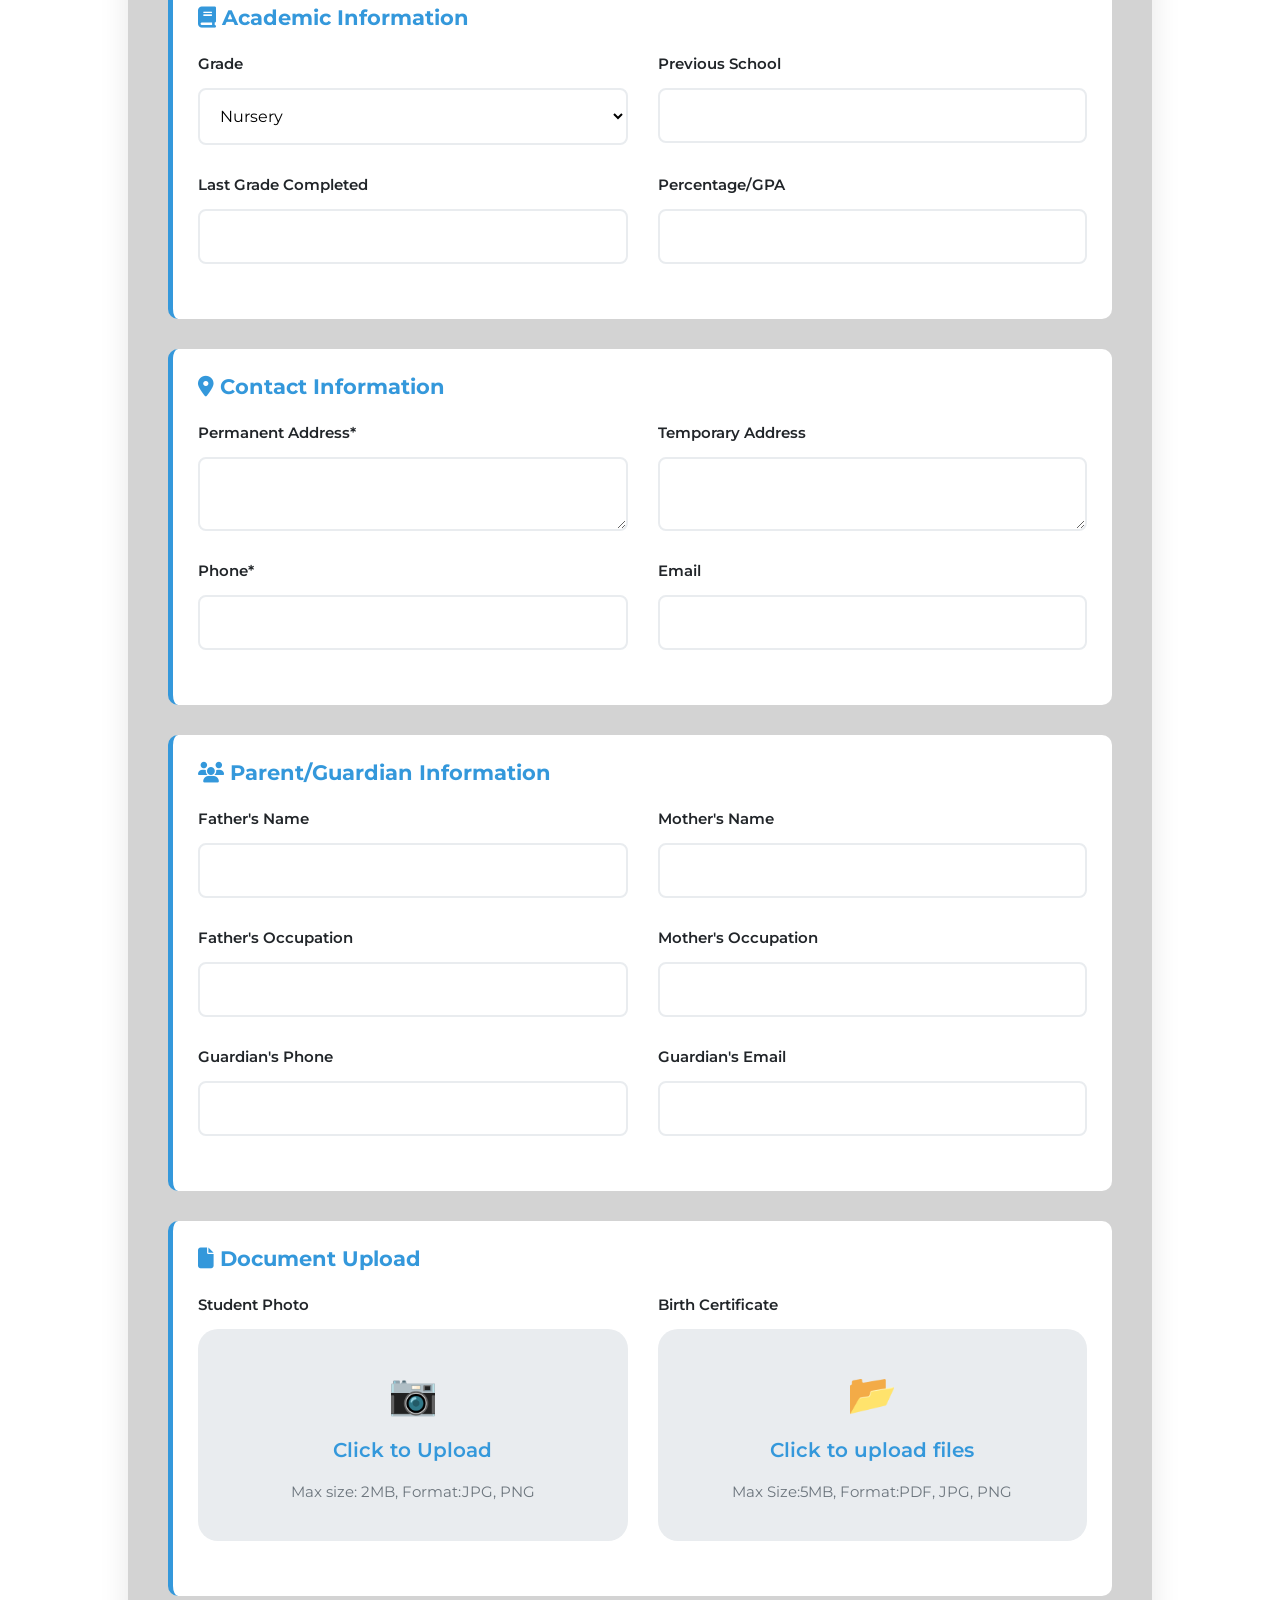
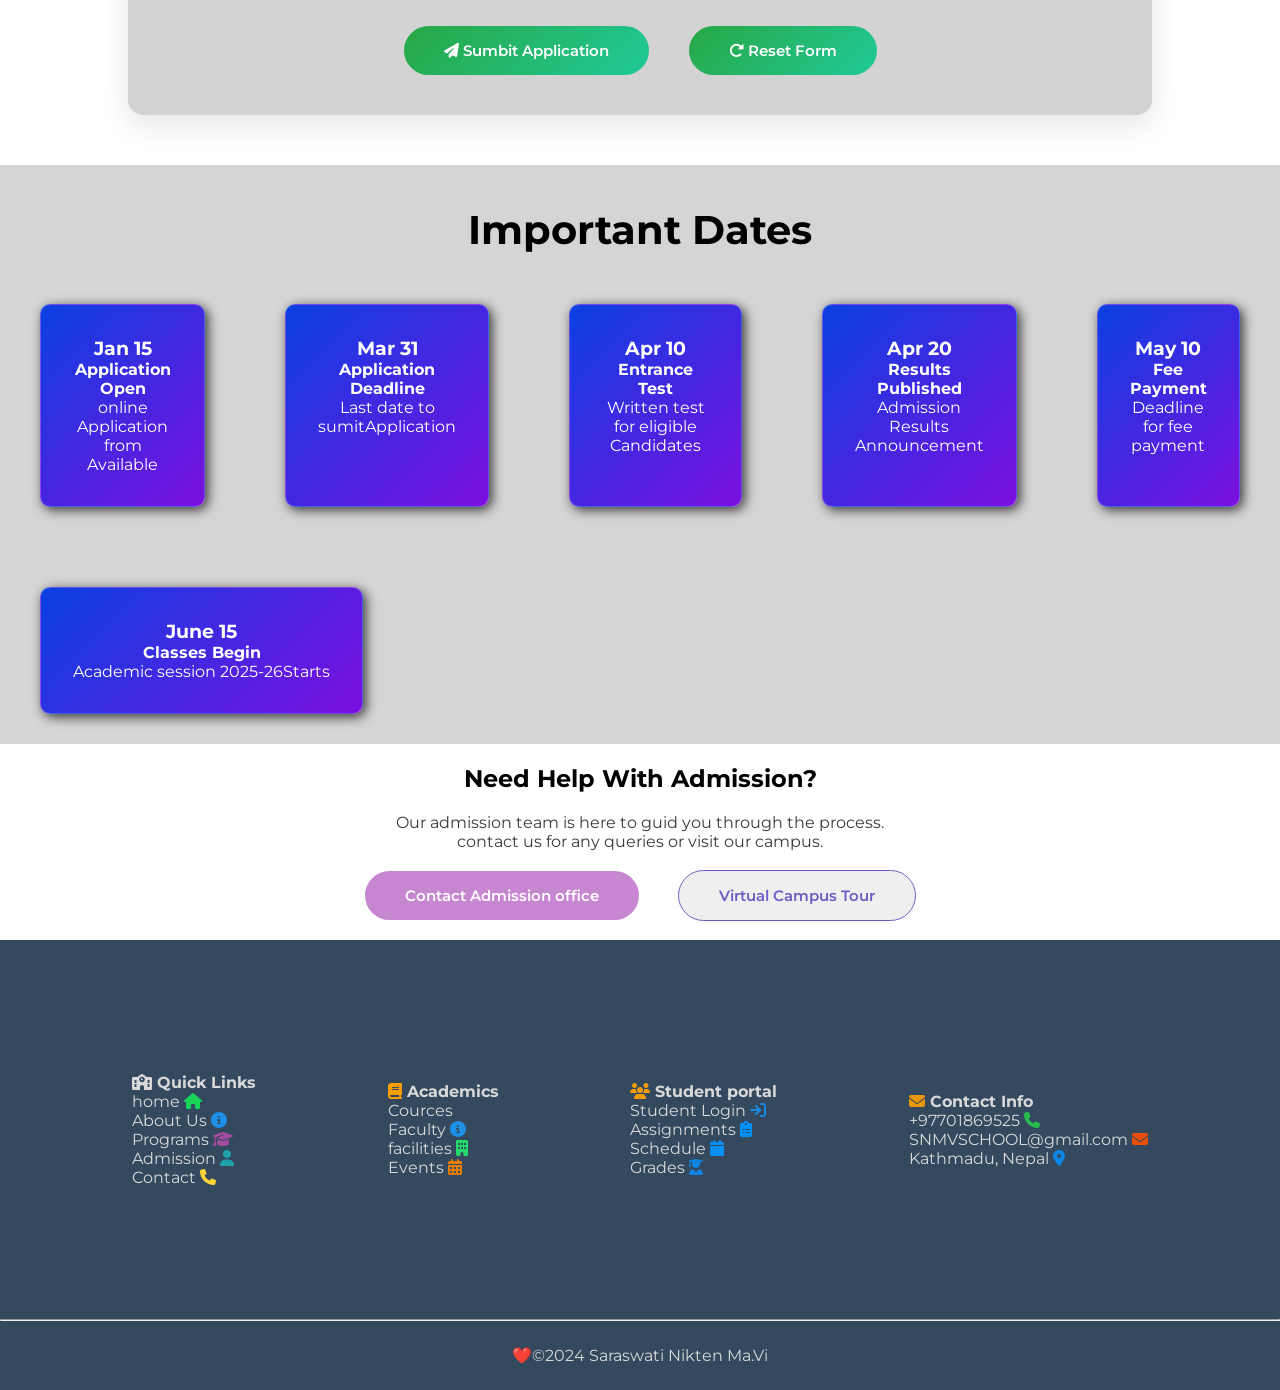
<file: school-website/pages/admission.html>
<html lang="en">

<head>
  <meta charset="UTF-8">
  <meta name="viewport" content="width=device-width, initial-scale=1.0">
  <link rel="stylesheet" href="../css/global.css">
  <link rel="stylesheet" href="../css/admission.css">
  <title>Admission</title>
  <link rel="stylesheet" href="https://cdnjs.cloudflare.com/ajax/libs/font-awesome/6.7.2/css/all.min.css"
    integrity="sha512-Evv84Mr4kqVGRNSgIGL/F/aIDqQb7xQ2vcrdIwxfjThSH8CSR7PBEakCr51Ck+w+/U6swU2Im1vVX0SVk9ABhg=="
    crossorigin="anonymous" referrerpolicy="no-referrer" />
  <link rel="preconnect" href="https://fonts.googleapis.com">
  <link rel="preconnect" href="https://fonts.gstatic.com" crossorigin>
  <link
    href="https://fonts.googleapis.com/css2?family=Montserrat:ital,wght@0,100..900;1,100..900&family=Nunito:ital,wght@0,200..1000;1,200..1000&display=swap"
    rel="stylesheet">

</head>

<body>
  <header>
    <div class="top-bar">
      <div class="contact-info">
        <div class="phone">
          <i class="fa-solid fa-phone"></i>+97701-5355489
        </div>
        <div class="email">
          <i class="fa-solid fa-envelope"></i>snmvschool@gmail.com
        </div>
      </div>
      <div class="social-icons">
        <i class="fa-brands fa-facebook"></i>
        <i class="fa-brands fa-youtube"></i>
        <i class="fa-brands fa-twitter"></i>
        <i class="fa-brands fa-tiktok"></i>
      </div>
    </div>
    <nav>
      <div class="logo">
        <img src="../images/logo.png" alt="">
      </div>
      <div class="nav-items">
        <li>
          <a href="./">
            <i class="fa-solid fa-home"></i>
            Home
          </a>
        </li>
        <li>
          <a href="./">
            <i class="fa-solid fa-info-circle"></i>
            About
          </a>
        </li>
        <li>
          <a href="./">
            <i class="fa-solid fa-graduation-cap"></i>
            Academics
          </a>
        </li>
        <li>
          <a href="./">
            <i class="fa-solid fa-users"></i>
            Community
          </a>
        </li>

        <li>
          <a href="./">
            <i class="fa-solid fa-phone"></i>
            Contact
          </a>
        </li>

        <li>
          <a href="./" class="login-btn">
            <i class="fa-solid fa-right-to-bracket"></i>
            Login
          </a>
        </li>
        <li>
          <a href="./" class="admission-btn">
            <i class="fa-solid fa-user-plus"></i>
            Admission Open
          </a>
        </li>
      </div>
    </nav>
  </header>
  <main>
    <section class="admission-banner">
      <div class="overlay"></div>
      <h1>Admission Open 2025-26</h1>
      <p>
        Join our vibrant learning community and shape your future with quality
        education
      </p>
      <h3>🎓 Applications Now Open - Apply Today!</h3>
    </section>

    <section class="quick-info">
      <h2>Admission at a Glance</h2>
      <div class="card-container">
        <div class="card">
          <i class="fa-solid fa-calendar-days"></i>
          <h3>Application Deadline</h3>
          <p>
            March 31, 2025<br />
            Don't miss your chance to join us!
          </p>
        </div>
        <div class="card">
          <i class="fa-solid fa-graduation-cap"></i>
          <h3>Available Grades</h3>
          <p>
            Nursery to Grade 12 <br />
            Including Computer Engineering
          </p>
        </div>
        <div class="card">
          <i class="fa-solid fa-users"></i>
          <h3>Seats Available</h3>
          <p>
            limited seats available<br />
            First come, first served
          </p>
        </div>
        <div class="card">
          <i class="fa-solid fa-money-bill-wave"></i>
          <h3>Affordable Fee</h3>
          <p>
            Competitive fee structure <br />
            Scholarship Opportunities
          </p>
        </div>
      </div>
    </section>
    <section class="admission-requirement">
      <h2>Admission Requirement</h2>
      <div class="card-container">
        <div class="card">
          <div class="card-title">
            <i class="fa-solid fa-book"></i>
            <h4>Documents Required</h4>
          </div>
          <div class="card-content">
            <p>
              <span>✔️</span>
              Completed application form
            </p>
            <p>
              <span>✔️</span>
              Completed application form
            </p>
            <p>
              <span>✔️</span>
              Completed application form
            </p>
            <p>
              <span>✔️</span>
              Completed application form
            </p>
            <p>
              <span>✔️</span>
              Completed application form
            </p>
            <p>
              <span>✔️</span>
              Completed application form
            </p>
            <p>
              <span>✔️</span>
              Completed application form
            </p>
          </div>
        </div>
        <div class="card">
          <div class="card-title">
            <i class="fa-solid fa-book"></i>
            <h4>Documents Required</h4>
          </div>
          <div class="card-content">
            <p>
              <span>✔️</span>
              Completed application form
            </p>
            <p>
              <span>✔️</span>
              Completed application form
            </p>
            <p>
              <span>✔️</span>
              Completed application form
            </p>
            <p>
              <span>✔️</span>
              Completed application form
            </p>
            <p>
              <span>✔️</span>
              Completed application form
            </p>
            <p>
              <span>✔️</span>
              Completed application form
            </p>
            <p>
              <span>✔️</span>
              Completed application form
            </p>
          </div>
        </div>
        <div class="card">
          <div class="card-title">
            <i class="fa-solid fa-book"></i>
            <h4>Documents Required</h4>
          </div>
          <div class="card-content">
            <p>
              <span>✔️</span>
              Completed application form
            </p>
            <p>
              <span>✔️</span>
              Completed application form
            </p>
            <p>
              <span>✔️</span>
              Completed application form
            </p>
            <p>
              <span>✔️</span>
              Completed application form
            </p>
            <p>
              <span>✔️</span>
              Completed application form
            </p>
            <p>
              <span>✔️</span>
              Completed application form
            </p>
            <p>
              <span>✔️</span>
              Completed application form
            </p>
          </div>
        </div>
      </div>
    </section>
    <!-- todo -->
    <section class="application-process">
      <h2>Application Process</h2>
      <div class="cards-container">
        <div class="card2">
          <p class="first"></p>
          <h1>1</h1>
          <h3>Fill Aplication</h3>
          <p>
            Completed the Online application form with accurate information
          </p>
        </div>
        <div class="card2">
          <p class="first"></p>
          <h1>2</h1>
          <h3>Submit Documents</h3>
          <p>
            Submit all Required Document either
            online or visit our admission office during working
          </p>
        </div>
        <div class="card2">
          <p class="first"></p>
          <h1>3</h1>
          <h3>Entrance Test</h3>
          <p>
            Appear for entrance test if Required. test dates will be communicated via
            email or phone
          </p>
        </div>
        <div class="card2">
          <p class="first"></p>
          <h1>4</h1>
          <h3>Interview</h3>
          <p>
            Attend interview session with parents/guardiants. This helps us understand
            student needs better.
          </p>
        </div>
        <div class="card2">
          <p class="first"></p>
          <h1>5</h1>
          <h3>Admission Confirmation</h3>
          <p>
            Receive admission confirmation and complete fee payment
            to secure your seats.
          </p>
        </div>
    </section>

    <section class="application-form">
      <div class="form-container">
        <h1>Online Admission Application</h1>

        <div class="form-section">
          <h3>
            <i class="fa-solid fa-user"></i>
            Student Information
          </h3>
          <div class="form-row">
            <div class="form-group">
              <label for="first-name">First Name*</label>
              <input type="text" id="first-name" />
            </div>

            <div class="form-group">
              <label for="last-name">Last Name*</label>
                <input type="text" id="last-name" />
            </div>
          </div>

          <div class="form-row">
            <div class="form-group">
              <label for="dob">Date of Birth*</label>
              <input type="date" name="" id="dob" />
            </div>

            <div class="form-group">
              <label for="gender">Gender*</label>
              <select name="" id="gender">
                <option value="">Male</option>
                <option value="">Female</option>
                <option value="">Others</option>
              </select>
            </div>
          </div>

          <div class="form-row">
            <div class="form-group">
              <label for="nationlality">Nationality*</label>
              <input type="text" id="nationlality" />
            </div>

            <div class="form-group">
              <label for="religion">Religion</label>
              <input type="text" id="religion" />
            </div>
          </div>
        </div>

        <div class="form-section">
          <h3>
            <i class="fa-solid fa-book"></i>
            Academic Information
          </h3>
          <div class="form-row">
            <div class="form-group">
              <label for="grade">Grade</label>
              <select name="" id="grade">
                <option value="">Nursery</option>
                <option value="">LKG</option>
                <option value="">UKG</option>
                <option value="">Grade 1</option>
                <option value="">Grade 2</option>
                <option value="">Grade 3</option>
                <option value="">Grade 4</option>
                <option value="">Grade 5</option>
                <option value="">Grade 6</option>
                <option value="">Grade 7</option>
                <option value="">Grade 8</option>
                <option value="">Grade 9</option>
                <option value="">Grade 10</option>
                <option value="">Grade 11</option>
                <option value="">Grade 12</option>
              </select>
            </div>

            <div class="form-group">
              <label for="prev-school">Previous School</label>
              <input type="text" id="prev-school" />
            </div>
          </div>

          <div class="form-row">
            <div class="form-group">
              <label for="last-grade">Last Grade Completed</label>
              <input type="text" id="last-grade" />
            </div>

            <div class="form-group">
              <label for="gpa">Percentage/GPA</label>
              <input type="text" id="gpa" />
            </div>
          </div>
        </div>

        <div class="form-section">
          <h3>
            <i class="fa-solid fa-location-dot"></i>
            Contact Information
          </h3>
          <div class="form-row">
            <div class="form-group">
              <label for="p-addr">Permanent Address*</label>
              <textarea name="" id="p-addr"></textarea>
            </div>

            <div class="form-group">
              <label for="t-addr">Temporary Address</label>
              <textarea name="" id="t-addr"></textarea>
            </div>
          </div>

          <div class="form-row">
            <div class="form-group">
              <label for="phone">Phone*</label>
              <input type="tel" id="phone" />
            </div>

            <div class="form-group">
              <label for="email">Email</label>
              <input type="email" id="email" />
            </div>
          </div>
        </div>

        <div class="form-section">
          <h3>
            <i class="fa-solid fa-users"></i>
            Parent/Guardian Information
          </h3>
          <div class="form-row">
            <div class="form-group">
              <label for="father">Father's Name</label>
              <input type="text" id="father" />
            </div>

            <div class="form-group">
              <label for="mother">Mother's Name</label>
              <input type="text" id="mother" />
            </div>
          </div>

          <div class="form-row">
            <div class="form-group">
              <label for="f-occ">Father's Occupation</label>
              <input type="text" id="f-occ" />
            </div>

            <div class="form-group">
              <label for="m-occ">Mother's Occupation</label>
              <input type="text" id="m-occ" />
            </div>
          </div>

          <div class="form-row">
            <div class="form-group">
              <label for="g-phone">Guardian's Phone</label>
              <input type="tel" id="g-phone" />
            </div>

            <div class="form-group">
              <label for="g-email">Guardian's Email</label>
              <input type="email" id="g-email" />
            </div>
          </div>
        </div>

        <div class="form-section">
          <h3>
            <i class="fa-solid fa-file"></i>
            Document Upload
          </h3>
          <div class="form-row">
            <div class="form-group">
              <label for="s-photo">Student Photo</label>
              <div class="upload">
                <p>📷</p>
                <a href="">Click to Upload</a>
                <span>Max size: 2MB, Format:JPG, PNG</span>
              </div>
            </div>

            <div class="form-group">
              <label for="bc">Birth Certificate</label>
              <div class="upload">
                <p>📂</p>
                <a href="">Click to upload files</a>
                <span>Max Size:5MB, Format:PDF, JPG, PNG</span>
              </div>
            </div>
          </div>
        </div>
        <div class="buttons">
          <button class="submit-button">
            <i class="fa-solid fa-paper-plane"></i>
            Sumbit Application
          </button>
          <button class="reset-button">
            <i class="fa-solid fa-rotate-right"></i>
            Reset Form
          </button>
        </div>
      </div>
    </section>
    <section class="admission-dates">
      <h1>Important Dates</h1>
      <div class="Why-choose-card-container">
        <div class="cards">
          <h3>Jan 15</h3>
          <h4>Application Open</h4>
          <p>online Application from <span>Available</span></p>

        </div>
        <div class="cards">
          <h3>Mar 31</h3>
          <h4>Application Deadline</h4>
          <p>Last date to sumit<span>Application</span></p>
        </div>


        <div class="cards">
          <h3>Apr 10</h3>
          <h4>Entrance Test</h4>
          <p>Written test for eligible <span>Candidates</span></p>
        </div>


        <div class="cards">
          <h3>Apr 20</h3>
          <h4>Results Published</h4>
          <p>Admission Results <span>Announcement</span></p>
        </div>

        <div class="cards">
          <h3>May 10</h3>
          <h4>Fee Payment</h4>
          <p>Deadline for fee payment</p>
        </div>
      </div>
      <div class="why-choose-card-container">
        <div class="cards">
          <h3>June 15</h3>
          <h4>Classes Begin</h4>
          <p>Academic session 2025-26<span>Starts</span></p>

        </div>
      </div>

    </section>
    <section class="admission-cta">
      <h2>Need Help With Admission?</h2>
      <p>Our admission team is here to guid you through the process.<br>
         contact us for any queries or visit our campus.</p>
        <div class="buttons">
          <button class="contact-button">
            
            Contact Admission office
          </button>
          <button class="virtual-button">
            
        Virtual Campus Tour
          </button>
        </div>
    </section>
  </main>
  <footer>
    <div class="footer-contenct">
      <div class="footer-section">
        <h4>
          <i class="fa-solid fa-school"></i>
          Quick Links
        </h4>
        <p>home
          <i class="fa-solid fa-house" style="color: #17d359;"></i>
        </p>
        <p>About Us
          <i class="fa-solid fa-circle-info" style="color: #1e8fe6;"></i>
        </p>
        <p>Programs
          <i class="fa-solid fa-graduation-cap" style="color: #a34da0;"></i>
        </p>
        <p>Admission
          <i class="fa-solid fa-user" style="color: #21a2ab;"></i>
        </p>
        <p>Contact
          <i class="fa-solid fa-phone" style="color: #FFD43B;"></i>
        </p>
      </div>
      <div class="footer-section">
        <h4>
          <i class="fa-solid fa-book" style="color: #f99e01;"></i>
          Academics
        </h4>
        <p>Cources
        </p>
        <p>Faculty
          <i class="fa-solid fa-circle-info" style="color: #1e8fe6;"></i>
        </p>
        <p>facilities
          <i class="fa-solid fa-building" style="color: #25da6a;"></i>
        </p>
        <p>Events
          <i class="fa-solid fa-calendar-days" style="color: #e67d05;"></i>
        </p>
      </div>

      <div class="footer-section">
        <h4>
          <i class="fa-solid fa-users" style="color: #f29c07;"></i>
          Student portal
        </h4>
        <p>Student Login
          <i class="fa-solid fa-arrow-right-to-bracket" style="color: #168be3;"></i>
        </p>
        <p>Assignments
          <i class="fa-solid fa-clipboard-list" style="color: #0091ff;"></i>
        </p>
        <p>Schedule
          <i class="fa-solid fa-calendar" style="color: #0a8ff5;"></i>
        </p>
        <p>Grades
          <i class="fa-solid fa-user-graduate" style="color: #0d86e3;"></i>
        </p>
      </div>


      <div class="footer-section">
        <h4>
          <i class="fa-solid fa-envelope" style="color: #e99607;"></i>
          Contact Info
        </h4>

        <p>+97701869525
          <i class="fa-solid fa-phone" style="color: #28bd4d;"></i>
        </p>
        <p>SNMVSCHOOL@gmail.com
          <i class="fa-solid fa-envelope" style="color: #e94f07;"></i>
        </p>
        <p>Kathmadu, Nepal
          <i class="fa-solid fa-location-dot" style="color: #0d86e3;"></i>
        </p>

        <div class="Social-logo">
          <i class="fa-solid fa-"></i>
        </div>

      </div>
    </div>
    <hr>
    <div class="footer-bottom">
      <p>❤️&copy;2024 Saraswati Nikten Ma.Vi</p>
    </div>
  </footer>
</body>

</html>
</file>
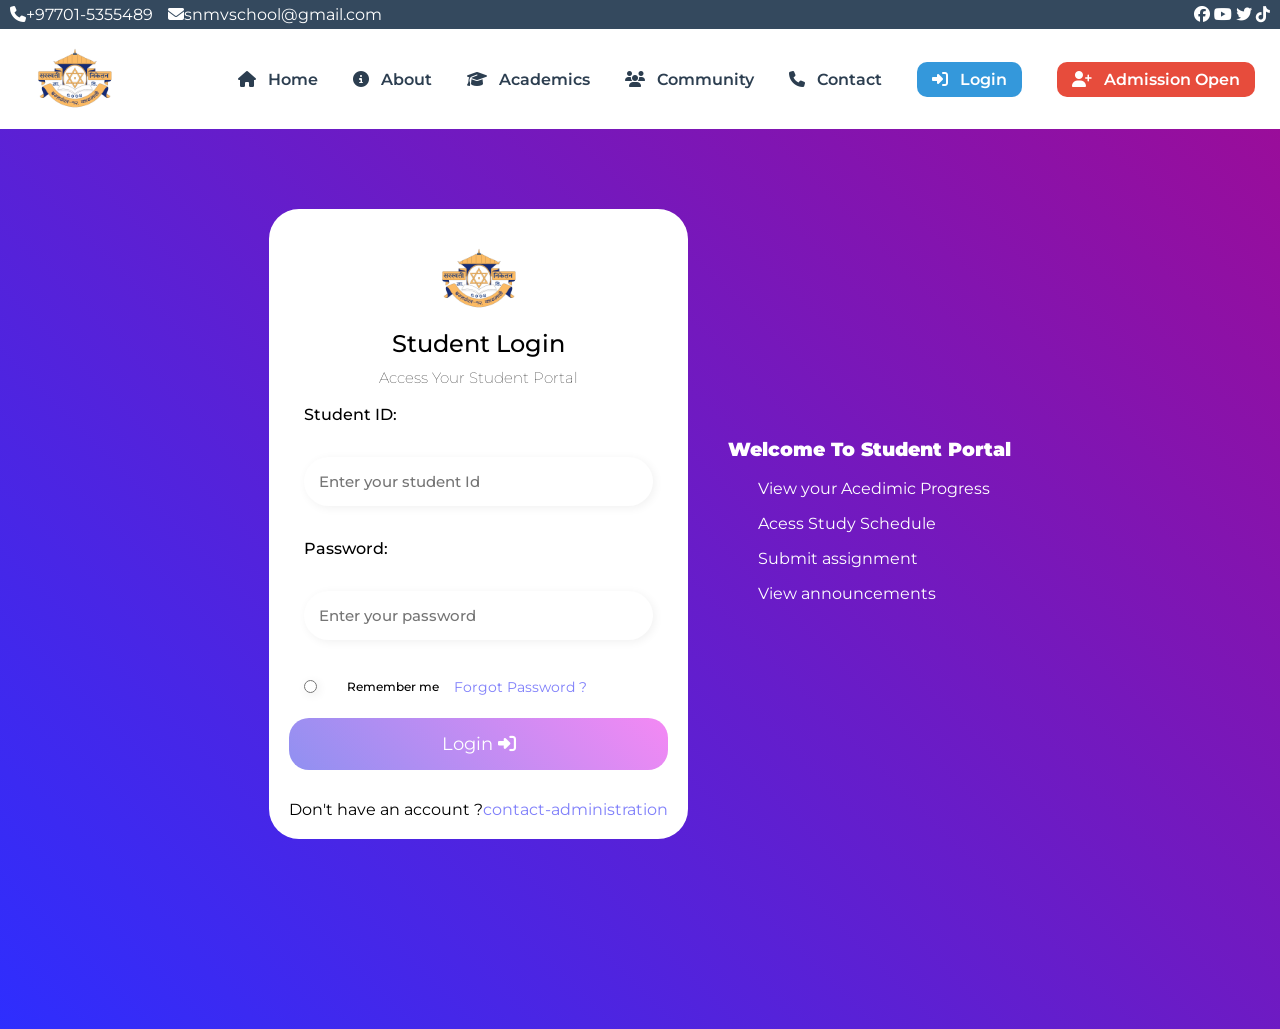
<file: school-website/pages/login.html>
<html lang="en">

<head>
    <meta charset="UTF-8">
    <meta name="viewport" content="width=device-width, initial-scale=1.0">
    <link rel="stylesheet" href="../css/global.css">
    <link rel="stylesheet" href="../css/login.css">
    <title>Login</title>
    <link rel="stylesheet" href="https://cdnjs.cloudflare.com/ajax/libs/font-awesome/6.7.2/css/all.min.css"
        integrity="sha512-Evv84Mr4kqVGRNSgIGL/F/aIDqQb7xQ2vcrdIwxfjThSH8CSR7PBEakCr51Ck+w+/U6swU2Im1vVX0SVk9ABhg=="
        crossorigin="anonymous" referrerpolicy="no-referrer" />
    <link rel="preconnect" href="https://fonts.googleapis.com">
    <link rel="preconnect" href="https://fonts.gstatic.com" crossorigin>
    <link
        href="https://fonts.googleapis.com/css2?family=Montserrat:ital,wght@0,100..900;1,100..900&family=Nunito:ital,wght@0,200..1000;1,200..1000&display=swap"
        rel="stylesheet">
</head>

<body>
    <header>
        <div class="top-bar">
            <div class="contact-info">
                <div class="phone">
                    <i class="fa-solid fa-phone"></i>+97701-5355489
                </div>
                <div class="email">
                    <i class="fa-solid fa-envelope"></i>snmvschool@gmail.com
                </div>
            </div>
            <div class="social-icons">
                <i class="fa-brands fa-facebook"></i>
                <i class="fa-brands fa-youtube"></i>
                <i class="fa-brands fa-twitter"></i>
                <i class="fa-brands fa-tiktok"></i>
            </div>
        </div>
        <nav>
            <div class="logo">
                <img src="../images/logo.png" alt="">
            </div>
            <div class="nav-items">
                <li>
                    <a href="./">
                        <i class="fa-solid fa-home"></i>
                        Home
                    </a>
                </li>
                <li>
                    <a href="./">
                        <i class="fa-solid fa-info-circle"></i>
                        About
                    </a>
                </li>
                <li>
                    <a href="./">
                        <i class="fa-solid fa-graduation-cap"></i>
                        Academics
                    </a>
                </li>
                <li>
                    <a href="./">
                        <i class="fa-solid fa-users"></i>
                        Community
                    </a>
                </li>

                <li>
                    <a href="./">
                        <i class="fa-solid fa-phone"></i>
                        Contact
                    </a>
                </li>

                <li>
                    <a href="./" class="login-btn">
                        <i class="fa-solid fa-right-to-bracket"></i>
                        Login
                    </a>
                </li>
                <li>
                    <a href="./" class="admission-btn">
                        <i class="fa-solid fa-user-plus"></i>
                        Admission Open
                    </a>
                </li>
            </div>
        </nav>
    </header>
    <main>
        <section class="login-form">
            <div class="from-container">
                <div class="from">
                    <div class="logo">
                        <img src="../images/logo.png" alt="">
                        <h1>Student Login</h1>
                        <p>Access Your Student Portal</p>
                    </div>
                    <div class="content-from">
                        <label for="">Student ID:</label>
                        <input type="text" name="" id="" placeholder="Enter your student Id" min="6" max="12" />
                        <label for="">Password:</label>
                        <input type="password" name="" id="" placeholder="Enter your password" />
                        <div class="form-option">
                            <input type="radio">
                            <label for="">Remember me</label>
                            <p><a href="#">Forgot Password ?</a></p>
                        </div>
                        <div class="from-login-button">
                            <button>
                                Login <i class="fa-solid fa-right-to-bracket"></i>
                            </button>
                        </div>
                        <div class="contact-administration">
                            <p>Don't have an account ?<a href="#">contact-administration</a></p>
                        </div>
                    </div>
                </div>
                <section class="form-discription">
                    <h1>Welcome To Student Portal</h1>
                    <p>View your Acedimic Progress</p>
                    <p>Acess Study Schedule</p>
                    <p>Submit assignment</p>
                    <p>View announcements</p>
                </section>
            </div>

        </section>


    </main>
</body>

</html>
</file>
<file: style.css>
* {
     margin: 0;
     padding: 0;
     box-sizing: border-box;
     font-family: sans-serif;
 }

 html {
     scroll-behavior: smooth;
 }

 .container {
     display: flex;
 }

 .side-nav {
     height: 100vh;
     width: 25%;
     background-color: #383535;
     display: flex;
     flex-direction: column;
     justify-content: space-between;
     align-items: center;
     gap: 60px;
     padding: 20px 0;
     position: fixed;
     top: 0;
     left: 0;
     transition: left 0.3s ease-in-out;
     overflow-y: auto;
     z-index: 1000;
 }

 .side-nav h1 {
     color: white;
     font-size: 24px;
     text-align: center;
 }

 .hamburger {
     position: fixed;
     top: 20px;
     left: 20px;
     background-color: #383535;
     color: white;
     border: none;
     padding: 10px 15px;
     border-radius: 5px;
     z-index: 1001;
     display: none;
     cursor: pointer;
 }

 .main {
     margin-left: 25%;
     width: 75%;
 }

 .profile-img {
     height: 150px;
     width: 150px;
     object-fit: cover;
     border-radius: 50%;
 }

 .social-icons i {
     padding: 8px;
     border-radius: 50%;
     color: white;
     margin: 5px;
     font-size: 18px;
     cursor: pointer;
 }

 .social-icons i:nth-child(1) {
     background-color: red;
 }

 .social-icons i:nth-child(2) {
     background-color: #1877f2;
 }

 .social-icons i:nth-child(3) {
     background: linear-gradient(45deg, #feda75, #fa7e1e, #d62976, #962fbf, #4f5bd5);
 }

 .nav-links {
     align-self: flex-start;
     padding-left: 50px;
     display: flex;
     flex-direction: column;
     gap: 20px;
     width: 100%;
 }

 .nav-link-item {
     display: flex;
     align-items: center;
     gap: 10px;
 }

 .nav-links i {
     font-size: 20px;
 }

 .nav-link-item:nth-child(1) i {
     color: #00bfff;
 }

 .nav-link-item:nth-child(2) i {
     color: #ff7f50;
 }

 .nav-link-item:nth-child(3) i {
     color: #32cd32;
 }

 .nav-link-item:nth-child(4) i {
     color: #ff69b4;
 }

 .nav-link-item:nth-child(5) i {
     color: #ffa500;
 }

 .nav-links a {
     color: white;
     text-decoration: none;
     font-size: 20px;
 }

 .nav-footer {
     text-align: center;
     color: white;
     font-size: 12px;
 }

 .nav-footer a {
     color: white;
     text-decoration: none;
 }

 .hero {
     background: url("./images/pic2.jpg");
     height: 100vh;
     background-repeat: no-repeat;
     background-size: cover;
     background-position: center;
     display: flex;
     flex-direction: column;
     justify-content: center;
     align-items: center;
     color: white;
     text-align: center;
     padding: 20px;
 }

 .hero h1 {
     font-size: 70px;
     text-shadow: 2px 4px 6px #00000075;
     margin-bottom: 20px;
 }

 .hero h4 {
     font-size: 35px;
     text-shadow: 2px 4px 6px #00000075;
 }

 .project {
     min-height: 100vh;
     background-color: #d1dddd;
     display: flex;
     flex-direction: column;
     padding: 50px 30px;
     gap: 20px;
 }

 .project h1 {
     font-size: 35px;
     color: rgb(4, 80, 80);
     text-align: center;
 }

 .project-container {
     display: flex;
     justify-content: center;
     align-items: center;
     flex: 1;
     gap: 30px;
     flex-wrap: wrap;
 }

 .project-1,
 .project-2,
 .project-3 {
     border: 1px solid gray;
     padding: 5px;
     border-radius: 10px;
     overflow: hidden;
     flex: 1;
     min-width: 300px;
     max-width: 350px;
 }

 .project img {
     height: 250px;
     width: 100%;
     object-fit: cover;
     border-radius: 10px;
     transition: transform 1s ease-in-out;
 }

 .project img:hover {
     transform: scale(1.1);
 }

 .skills {
     min-height: 70vh;
     background-color: #eadcdc;
     padding: 80px 30px;
 }

 .skills h1 {
     font-size: 35px;
     margin-bottom: 40px;
     color: #ab0000;
     text-align: center;
 }

 .progress {
     display: flex;
     flex-direction: column;
     gap: 30px;
     max-width: 800px;
     margin: 0 auto;
 }

 .progress p {
     font-weight: bold;
     text-transform: uppercase;
     margin-bottom: 10px;
 }

 progress {
     width: 100%;
     height: 25px;
 }

 .html-progress {
     accent-color: #1d8e1d;
 }

 .css-progress {
     accent-color: #1d7b8e;
 }

 .js-progress {
     accent-color: #951a81;
 }

 .about {
     min-height: 90vh;
     background-color: rgb(195, 206, 209);
     padding: 70px 30px;
 }

 .about h1 {
     font-size: 35px;
     color: rgb(3, 3, 56);
     margin-bottom: 40px;
     text-align: center;
 }

 .about h2 {
     color: #02506c;
     margin-bottom: 20px;
 }

 .about img {
     height: 300px;
     width: 300px;
     object-fit: cover;
     border-radius: 10px;
 }

 .about p {
     margin-bottom: 18px;
 }

 .about-container {
     display: flex;
     gap: 30px;
     align-items: flex-start;
 }

 .my-img {
     flex-shrink: 0;
 }

 .personal-detail-1,
 .personal-detail-2 {
     flex: 1;
 }

 .personal-detail-2 {
     padding-top: 50px;
 }

 .contact {
     min-height: 100vh;
     padding: 70px 30px;
     background-color: #d1e2cd;
 }

 .contact h1 {
     font-size: 35px;
     margin-bottom: 40px;
     text-align: center;
 }

 .contact-container {
     display: flex;
     gap: 30px;
 }

 .personal-information,
 .contact-form {
     flex: 1;
     box-shadow: 3px 3px 17px 1px #88cab3a6;
     padding: 30px;
     border-radius: 10px;
     background-color: white;
 }

 .location-info,
 .email-info,
 .phone-info {
     display: flex;
     gap: 15px;
     align-items: center;
     margin-bottom: 30px;
 }

 .location-info h5,
 .email-info h5,
 .phone-info h5 {
     font-size: 20px;
     font-weight: normal;
     margin-bottom: 5px;
 }

 .location-info i,
 .email-info i,
 .phone-info i {
     font-size: 20px;
     background-color: #a5cac2;
     padding: 12px;
     border-radius: 50%;
     height: 45px;
     width: 45px;
     display: flex;
     align-items: center;
     justify-content: center;
 }

 .info p {
     font-size: 15px;
     color: gray;
 }

 .contact-form {
     display: flex;
     flex-direction: column;
     gap: 20px;
 }

 .contact-form input,
 .contact-form textarea {
     border: 1px solid #ddd;
     outline: none;
     width: 100%;
     padding: 15px;
     border-radius: 10px;
     font-size: 15px;
 }

 .name-email {
     display: flex;
     gap: 15px;
 }

 .name,
 .email {
     flex: 1;
 }

 .name-email p,
 .subject p,
 .message p {
     font-size: 15px;
     color: #494949;
     margin-bottom: 8px;
     font-weight: 500;
 }

 .send-msg {
     border: none;
     outline: none;
     background-color: #05806d;
     padding: 15px;
     color: white;
     font-size: 15px;
     border-radius: 10px;
     cursor: pointer;
     transition: background-color 0.3s;
 }

 .send-msg:hover {
     background-color: #046b5a;
 }

 /* Mobile Responsiveness */
 @media (max-width: 1024px) {
     .side-nav {
         width: 30%;
     }

     .main {
         width: 70%;
         margin-left: 30%;
     }

     .hero h1 {
         font-size: 50px;
     }

     .hero h4 {
         font-size: 25px;
     }
 }

 @media (max-width: 768px) {
     .hamburger {
         display: block;
     }

     .side-nav {
         left: -100%;
         width: 80%;
         z-index: 1000;
     }

     .side-nav.active {
         left: 0;
     }

     .main {
         width: 100%;
         margin-left: 0;
     }

     .hero {
         padding: 40px 20px;
     }

     .hero h1 {
         font-size: 40px;
     }

     .hero h4 {
         font-size: 20px;
     }

     .project {
         padding: 40px 20px;
     }

     .project h1,
     .skills h1,
     .about h1,
     .contact h1 {
         font-size: 28px;
     }

     .project-container {
         flex-direction: column;
         gap: 20px;
     }

     .project-1,
     .project-2,
     .project-3 {
         min-width: 100%;
         max-width: 100%;
     }

     .project img {
         height: 200px;
     }

     .skills {
         padding: 40px 20px;
     }

     .about {
         padding: 40px 20px;
     }

     .about-container {
         flex-direction: column;
         gap: 20px;
         align-items: center;
     }

     .about img {
         width: 100%;
         max-width: 300px;
         height: auto;
     }

     .personal-detail-1,
     .personal-detail-2 {
         width: 100%;
         text-align: left;
     }

     .personal-detail-1 h2 {
         text-align: center;
         margin-bottom: 20px;
     }

     .personal-detail-2 {
         padding-top: 0;
     }

     .contact {
         padding: 40px 20px;
     }

     .contact-container {
         flex-direction: column;
         gap: 20px;
     }

     .name-email {
         flex-direction: column;
         gap: 15px;
     }

     .nav-links {
         padding-left: 30px;
     }

     .nav-links a {
         font-size: 18px;
     }

     .profile-img {
         height: 120px;
         width: 120px;
     }

     .side-nav h1 {
         font-size: 20px;
     }
 }

 @media (max-width: 480px) {
     .hero {
         padding: 20px 15px;
     }

     .hero h1 {
         font-size: 32px;
     }

     .hero h4 {
         font-size: 18px;
     }

     .project,
     .skills,
     .about,
     .contact {
         padding: 30px 15px;
     }

     .project h1,
     .skills h1,
     .about h1,
     .contact h1 {
         font-size: 24px;
     }

     .personal-information,
     .contact-form {
         padding: 20px;
     }

     .location-info i,
     .email-info i,
     .phone-info i {
         height: 40px;
         width: 40px;
         padding: 10px;
     }

     .side-nav {
         width: 90%;
         gap: 40px;
     }

     .nav-links {
         padding-left: 20px;
         gap: 15px;
     }

     .nav-links a {
         font-size: 16px;
     }

     .profile-img {
         height: 100px;
         width: 100px;
     }

     .side-nav h1 {
         font-size: 18px;
     }

     .project img {
         height: 180px;
     }
 }

 /* Overlay for mobile menu */
 .overlay {
     display: none;
     position: fixed;
     top: 0;
     left: 0;
     width: 100%;
     height: 100%;
     background-color: rgba(0, 0, 0, 0.5);
     z-index: 999;
 }

 .overlay.active {
     display: block;
 }

 @media (max-width: 768px) {
     .overlay.active {
         display: block;
     }
 }
</file>
<file: login/style.css>
body {
  background-color: #759be6;
  display: flex;
  justify-content: center;
  align-items: center;
  font-family: nunito, sans-serif;
}
.container {
  height: 80vh;
  width: 80vw;
  background-color: white;
  border-radius: 20px;
  display: flex;
}
.image {
  background-color: #e8f0ff;
  height: 100%;
  width: 50%;
  border-top-left-radius: 20px;
  border-bottom-left-radius: 20px;
}
.from {
  height: 100%;
  max-width: 50%;
  padding: 0 130px;
  flex: 1;
  display: flex;
  flex-direction: column;
}
.from h1 {
  color: #243ed1;
  text-align: center;
  margin-top: 100px;
  margin-bottom: 0;
}
.description {
  text-align: center;
  font-size: 13px;
  margin-bottom: 30px;
}
input {
  height: 40px;
  margin-bottom: 20px;
  border: 1px solid lightgray;
  border-radius: 8px;
  outline: none;
  padding-left: 30px;
  font-size: 15px;
}
.login {
  background-color: #243ed1;
  border: none;
  outline: none;
  color: white;
  font-size: 20px;
  border-radius: 8px;
  padding: 10px 0;
}
.signin-text {
  text-align: center;
  font-size: 12px;
  margin-top: 40px;
}
.social-buttons {
  display: flex;
  gap: 20px;
  justify-content: center;
}
.social-buttons button {
  background-color: white;
  border: 1px solid lightgray;
  outline: none;
  color: black;
  font-size: 20px;
  border-radius: 8px;
  padding: 10px 20px;
}
.signup-text {
  text-align: center;
  font-size: 15px;
  color: darkgray;
}
span {
  color: #243ed1;
}
.image img {
  width: 100%;
  height: 100%;
  border-top-left-radius: 20px;
  border-bottom-left-radius: 20px;
}
.email-div,
.pass-div {
  position: relative;
}
.fa-envelope, .fa-lock {
  position: absolute;
  top: 12;
  left: 8;
}
input {
  width: 100%;
}
@media (max-width: 768px) {
  .container {
    flex-direction: column;
    height: auto;
    width: 90vw;
  }
  .image {
    width: 100%;
    height: 250px;
    object-fit: contain;
    border-radius: 20px 20px 0 0;
  }
  .from {
    padding: 30px 20px;
    max-width: 100%;
  }
  .from h1 {
    margin-top: 40px;
  }
  .social-buttons {
    flex-direction: column;
    gap: 10px;
  }
  .social-buttons button {
    width: 100%;
  }
}
</file>
<file: blog-page/style.css>
body {
  font-family: Arial, Helvetica, sans-serif;
  margin: 0;
  padding: 0;
  background-color: #f0f0f0;
}
header {
  display: flex;
  justify-content: space-between;
  box-shadow: 0 2px 5px lightgray;
  padding: 10px 30px;
  background-color: white;
  position: sticky;
  top: 0;
}
ul {
  display: flex;
  gap: 60px;
  list-style: none;
}
ul a {
  color: black;
  text-decoration: none;
}
.login-btn {
  background-color: #007bff;
  color: white;
  padding: 8px 15px;
  border-radius: 8px;
}
.hero {
  text-align: center;
}
.create-btn {
  background-color: #28a745;
  border: none;
  outline: none;
  color: white;
  padding: 10px 30px;
  border-radius: 8px;
  font-size: 15px;
}
.card-container {
  width: 80%;
  margin: 60px auto;
  display: flex;
  flex-wrap: wrap;
  gap: 20px;
}
.card {
  background-color: white;
  width: 28%;
  padding: 20px;
  border-radius: 10px;
  box-shadow: 0 2px 5px lightgray;
}
.card img {
  width: 100%;
  height: 200px;
  border-radius: 10px;
}
.login-btn,
.readmore {
  background-color: #007bff;
  color: white;
  padding: 8px 15px;
  border-radius: 8px;
  border: none;
  outline: none;
}
.hero {
  text-align: center;
}
footer {
  background-color: #333;
  color: white;
  margin: 0;
}
.footer-main {
  display: flex;
  justify-content: space-between;
  padding: 20px 100px;
}
.footer-section {
  display: flex;
  flex-direction: column;
}
.footer-section a {
  color: #dedddd;
  text-decoration: none;
}
.footer-bottom {
  text-align: center;
  margin: 0;
  padding: 5px;
}
.login-btn,.readmore,.blog1 {
  background-color: #007bff;
  color: white;
  padding: 8px 15px;
  border-radius: 8px;
  border: none;
  outline: none;
}
.blog {
  width: 50%;
  margin: 60px auto;
  display: flex;
  flex-wrap: wrap;
  gap: 20px;
  padding: 20px;
  justify-content: center;
}
.publish {
  background-color: rgb(13,144,13);
  text-align: center;
  margin-right: 20px;
}
.cancel {
  background-color:rgb(201, 21, 21);
  text-align: center;
  margin-right: 20px;
}
.blog-detail-tittle{
  background-color: #000026;
  color: white;
  text-align: center;
  padding: 80px;
}
.blog-detail-tittle h1{
  font-size: 40px;

}
.blog-metadata{
  display: flex;
  justify-content: center;
  gap: 15px;
}
.author, .reading-time, .published-date{
display: flex;
align-items: center;
gap: 5px;
}
p{
  margin: 0;
  padding: 0;
  font-size: 12px;
}
.blog-description{
  width: 60%;
  margin: 30px auto;
}
p{
  text-align: justify;
}
img{
  width: 100%;
  height:400px ;
  object-fit: cover;
  border-radius: 10px;
  margin-bottom: 10px;
}
</file>
<file: school-website/css/global.css>
*{
    margin: 0;
    padding: 0;
    box-sizing: border-box;
    font-family: montserrat, sans-serif;
}
.top-bar {
  display: flex;
  justify-content: space-between;
  background-color: #34495e;
  color: white;
  padding: 5px 10px;
}
.contact-info {
  display: flex;
  gap: 15px;
}
.logo img {
  height: 100px;
  width: auto;
}
nav {
  display: flex;
  justify-content: space-between;
  align-items: center;
  padding: 0 25px;
}
.nav-items {
  display: flex;
  list-style: none;
  gap: 35px;

  a {
    text-decoration: none;
    color: #2c3e50;
    font-weight: 600;

    i {
      margin-right: 8px;
    }
  }
}
.login-btn,
.join-us {
  background-color: #3498db;
  padding: 8px 15px;
  color: white !important;
  border-radius: 10px;
}
.admission-btn,
.learn-more {
  background-color: #e74c3c;
  padding: 8px 15px;
  color: white !important;
  border-radius: 10px;
}
footer {
  height: 50vh;
  background-color: #34495e;
  color: #d9d9d9;
  display: flex;
  flex-direction: column;
}
.footer-content {
  display: flex;
  justify-content: space-evenly;
  flex: 1;
  align-items: center;
}
.footer-bottom {
  text-align: center;
  padding: 25px 0;
}
</file>
<file: school-website/css/about.css>
.about-banner {
  height: 50vh;
  width: 100vw;
  background: url("https://images.unsplash.com/photo-1599725427295-6ed79ff8dbef?q=80&w=2070&auto=format&fit=crop&ixlib=rb-4.1.0&ixid=M3wxMjA3fDB8MHxwaG90by1wYWdlfHx8fGVufDB8fHx8fA%3D%3D");
  background-size: cover;
  background-position: center;
  display: flex;
  justify-content: center;
  align-items: center;
  flex-direction: column;
  position: relative;
  color: white;

  .overlay {
    height: 100%;
    width: 100%;
    background-color: #00000097;
    position: absolute;
  }
  h1,
  p {
    z-index: 1;
    text-shadow: 1px 2px 4px #000000bf;
  }
  h1 {
    font-size: 55px;
    margin-bottom: 20px;
  }
  p {
    font-size: 20px;
  }
}
.vision-section {
  height: 70vh;
  display: flex;
  gap: 70px;
  padding: 80px;

  .vision,
  .mission {
    text-align: center;
    box-shadow: 0 1px 2px 4px #9fcbc085;
    padding: 30px;
    border-radius: 10px;
  }
  h3 {
    margin: 20px 0;
    font-size: 25px;
    color: #3498db;
  }
  p {
    color: #2c3e50;
  }
  .icon {
    font-size: 45px;
    margin-top: 30px;
  }
}
.principal-message {
  display: flex;
  gap: 50px;
  padding: 80px;

  .principal-card {
    border-radius: 10px;
    img {
      width: 450px;
      border-top-left-radius: 10px;
      border-bottom-right-radius: 10px;
    }
    .principal-info {
      background-color: #3498db;
      color: white;
      border-bottom-left-radius: 10px;
      border-bottom-right-radius: 10px;
      padding: 25px;
    }
    p {
      margin-top: 15px;
      font-size: 15px;
    }
    h3 {
      font-size: 23px;
    }
  }
}
.why-choose-heading {
  h1 {
    font-size: 50px;
    font-weight: 600;
    color: #2c3e50;
  }
}
.school-values {
  height: 70vh;
  display: flex;
  gap: 70px;
  padding: 80px;

  .integrity,
  .Respect,
  .Patriotism {
    text-align: center;
    box-shadow: 0 1px 2px 4px #9fcbc085;
    padding: 30px;
    border-radius: 10px;
  }
  h3 {
    margin: 20px 0;
    font-size: 25px;
    color: #3498db;
  }

  p {
    z-index: 1;
    color: #2c3e50;
  }
  .icon {
    font-size: 45px;
    margin-top: 30px;
  }
}

.school-journey {
  min-height: 100vh;
  background-color: #f8f9fa;
  padding: 80px 0;
  h1{
    font-size: 40px;
    text-align: center;
    margin-bottom: 100px;
    color: #3498db;
  }
}
.timeline {
  width: 800px;
  margin: 0 auto;
  position: relative;
 
}
.timeline-item {
  display: flex;
  justify-content: center;
  align-items: center;
  position: relative;
}
.timeline-card {
  position: absolute;
  background-color: white;
  padding: 1.5rem;
  border-radius: 10px;
  box-shadow: 0 5px 15px #0000000d;
  width: 300px;
  h3{
    color: #3498db;
    font-size: 20px;
    margin-bottom: 15px;
  }
  p{
    color: #2c3e50;
  }
}
.timeline-date p {
  font-size: 20px;
  color: white;
  background-color: #3498db;
  padding: 16px 24px;
  border-radius: 30px;
  font-weight: 700;
  box-shadow: 0 4px 10px #0000001a;
  margin-bottom: 100px;
}
.left-card {
  right: 500px;
  text-align: right;
}
.right-card {
  left: 500px;
}
.timeline::before{
    content: "";
    position: absolute;
    left: 50%;
    transform: translateX(-50%);
    width: 4px;
    height: 80%;
    background-color: #3498db ;
}
.fa-book{
    position: absolute;
    right: 900px;
    color: white;
    background-color: orangered;
    padding: 15px;
    font-size: 25px;
    border-radius: 50%;
    border:  5px solid white;
    box-shadow: 2px 2px 10px 0px #ff3d0085 ;
}
 .Why-choose-heading{
        h1{
            font-size: 50px;
            font-weight: 600;
            color:rgb(122, 173, 245);
            text-align: center;
            padding-top: 40px;
        }
        p{
            color: #2c3e50;
            margin-top: 15px;
        }
    }


.why-choose-card-container {
  display: flex;
  gap: 50px;
  .card {
    background-color: white;
    box-shadow: 0 10px 25px #0000001a;
    border-radius: 10px;
    display: flex;
    flex-direction: column;
    gap: 20px;
    align-items: center;

    p {
      color: #2c3e50;
      text-align: justify;
      padding: 0 32px 32px 32px;
    }
    .feature-icon {
      font-size: 45px;
    }
  }
}
.knowledge{
  background-color: #3498db;
  color: white;
  text-align: center;
  padding: 3rem;
  margin-top: 80px;
}
</file>
<file: school-website/css/admission.css>
.admission-banner {
  height: 50vh;
  width: 100vw;
  background: url("https://images.unsplash.com/photo-1535982330050-f1c2fb79ff78?q=80&w=1974&auto=format&fit=crop&ixlib=rb-4.1.0&ixid=M3wxMjA3fDB8MHxwaG90by1wYWdlfHx8fGVufDB8fHx8fA%3D%3D");
  background-size: cover;
  background-position: center;
  display: flex;
  justify-content: center;
  align-items: center;
  flex-direction: column;
  position: relative;
  color: white;

  .overlay {
    height: 100%;
    width: 100%;
    background-color: #00000097;
    position: absolute;
  }
  h1,
  p {
    z-index: 1;
    text-shadow: 1px 2px 4px #000000bf;
  }
  h1 {
    font-size: 55px;
    margin-bottom: 20px;
  }
  p {
    font-size: 20px;
  }
  h3 {
    color: white !important;
    padding: 20px 30px;
    background: linear-gradient(135deg, #28a745 0%, #20c997 100%);
    z-index: 100;
    border-radius: 60px;
    margin-top: 30px;
  }
}
.quick-info {
  padding: 40px;
  background-color: #f8f9fa;
  h2 {
    color: #212529;
    font-size: 40px;
    font-weight: 700;
    text-align: center;
    margin-bottom: 40px;
  }
  .card-container {
    display: flex;
    align-items: center;
    justify-content: center;
    gap: 30px;
    flex-wrap: wrap;
  }
  .card {
    display: flex;
    flex-direction: column;
    align-items: center;
    text-align: center;
    gap: 15px;
    background-color: white;
    box-shadow: 0 20px 40px #00000026;
    padding: 35px;
    border-radius: 10px;
    i {
      background-color: #667eea;
      height: 80px;
      width: 80px;
      border-radius: 50%;
      color: white;
      font-size: 30px;
      align-content: center;
    }
    h3 {
      color: #212529;
      font-size: 20px;
      font-weight: 600;
    }
    p {
      color: #6c757d;
      font-size: 16px;
    }
  }
}
.admission-requirement {
  padding: 50px;
  h2 {
    text-align: center;
    font-size: 40px;
    font-weight: 700;
    color: #212529;
    margin-bottom: 50px;
  }
  .card-container {
    display: flex;
    gap: 30px;
    justify-content: center;
    .card {
      padding: 40px;
      background-color: #f8f9fa;
      border-radius: 15px;
      border-left: 5px solid #3498db;
    }
    .card-title {
      font-size: 24px;
      display: flex;
      gap: 15px;
      align-items: center;
      color: #3498db;
      margin-bottom: 20px;
    }
    .card-content {
      color: #495057;
      p {
        margin-bottom: 15px;
      }
    }
  }
}

footer {
  height: 50vh;
  background-color: #34495e;
  color: #d9d9d9;
  display: flex;
  flex-direction: column;
}

.footer-contenct {
  display: flex;
  justify-content: space-evenly;
  flex: 1;
  align-items: center;
}

.footer-bottom {
  text-align: center;
  padding: 25px 0;
}
.application-from {
  padding: 80px;
}
.form-container {
  width: 80%;
  margin: 0 auto;
  padding: 40px;
  background-color: lightgray;
  box-shadow: 0 10px 30px #0000001a;
  border-radius: 15px;
  h1 {
    text-align: center;
    font-size: 2.2rem;
    font-weight: 700;
    color: #212529;
    margin-bottom: 2rem;
  }
}
.form-section {
  padding: 25px;
  border-radius: 10px;
  border-left: 5px solid #3498db;
  background-color: white;
  margin-bottom: 30px;
  h3 {
    font-size: 1.3rem;
    margin-bottom: 1.5rem;
    color: #3498db;
  }
}
.form-row {
  display: flex;
  gap: 30px;
}
.form-group {
  display: flex;
  flex-direction: column;
  gap: 15px;
  flex: 1;
  margin-bottom: 30px;
  label {
    font-weight: 600;
    color: #212529;
    font-size: 0.95rem;
  }
  input,
  select,
  textarea {
    padding: 1rem;
    border-radius: 8px;
    border: 2px solid#e9ecef;
    font-size: 1rem;
    transition: border-color 0.3s ease, box-shadow 0.3s ease;
    background: white;
  }
  input:focus,
  select:focus,
  textarea:focus {
    outline: none;
    border: 3px solid blueviolet;
  }
}
.upload {
  display: flex;
  flex-direction: column;
  padding: 40px;
  gap: 20px;
  border-radius: 20px;
  text-align: center;
  background-color: #e9ecef;

  p {
    font-size: 40px;
  }
  a {
    color: #3498db;
    text-decoration: none;
    font-size: 20px;
    font-weight: 600;
  }
  span {
    font-size: 15px;
    color: #6c757d;
  }
}
.upload:hover {
  border: 3px dashed #3498db;
}
.buttons {
  display: flex;
  justify-content: center;
  gap: 40px;
}
button {
  border: none;
  outline: none;
  padding: 15px 40px;
  border-radius: 30px;
  font-weight: 600;
  font-size: 15px;
  color: white;
}
.submit-button {
  background: linear-gradient(135deg, #28a745 0%, #20c997 100%);
}
.reset-button {
  background: linear-gradient(135deg, #28a745 0%, #20c997 100%);
}
.application-process {
  background-color: rgb(241, 239, 239);
  height: 80vh;
  h2 {
    text-align: center;
    padding: 70px;
  }

  .cards-container {
    display: flex;
    gap: 15px;
    flex-wrap: wrap;
    justify-content: center;
  }
  h1 {
    text-align: center;
    padding-top: 50px;
    font-size: 30px;
    font-style: bold;
  }
  .card2 {
    background-color: white;
    box-shadow: 4px 4px 8px #0000005e;
    padding: 10px;
    border-radius: 10px;
    align-items: center;
    text-align: center;
    height: 300px;
    width: 200px;

    h1 {
      color: white;
      background-color: blue;
      height: 40px;
      border-radius: 50%;
      width: 50px;
      text-decoration: center;
      padding-top: 5px;
      margin: 20px auto;
    }
  }
}
.admission-dates {
  background-color: rgba(211, 211, 211, 0.953);
  margin-top: 50px;

  h1 {
    text-align: center !important;
    font-size: 40px;
    padding-top: 40px;
  }
  .Why-choose-card-container {
    margin-top: 50px;
    display: flex;
    color: white;

    .cards {
      background: linear-gradient(135deg, #0a40e2 0%, #7b0fdf 100%);
      padding: 2rem;
      border-radius: 15px;
      text-align: center;
      border: 1px solid rgb(255, 255, 255, 0.2);
      border: 1px solid rgb(255, 255, 255, 0.2);
      max-width: 30%;
      border-radius: 10px;
      box-shadow: 3px 3px 12px #000000bf;
      position: relative;
      margin-left: 40px;
      margin-right: 40px;
      margin-bottom: 30px;
    }
    h3 {
      color: white;
    }
  }
}
.admission-cta{
  padding: 20px;
  text-align: center !important;
  display: flex;
  flex-direction: column;
  p{
    color: rgb(62, 57, 57);
    padding: 20px;

  }
}
.buttons {
  display: flex;
  justify-content: center;
  gap: 40px;
}
button {
  border: none;
  outline: none;
  padding: 15px 40px;
  border-radius: 30px;
  font-weight: 600;
  font-size: 15px;
  color: white;
}
.contact-button {
  background: linear-gradient(135deg, #c686d0 0%, #c686d0 100%);
}
.virtual-button{
  color: rgb(107, 93, 195);
  outline: 1px solid  rgb(107, 93, 195);
}
</file>
<file: school-website/css/login.css>
.login-form {
  min-height: 100vh;
  background-image: linear-gradient(45deg, rgb(46, 46, 254), rgb(154, 13, 154));
  margin: 0 auto;
}
.from-container {
  display: flex;
  justify-content: center;
  gap: 40px;
  padding: 80px 100px;
  .from .from-discription {
    min-height: 600px;
    width: 390px;
    background-color: white;
    border-radius: 30px;
    border: none;
    outline: none;
    padding: 30px;
  }
  .from {
    background-color: white;
    border-radius: 30px;
    padding: 20px;
    .logo {
      text-align: center;
      h1 {
        font-weight: 500;
      }
      p {
        font-weight: 100;
        font-size: 15px;
        margin: 10px;
      }
    }

    .from-login-button button {
      background-image: linear-gradient(
        45deg,
        rgb(144, 144, 241),
        rgb(244, 137, 244)
      );
      color: white;
      font-size: 18px;
      border: none;
      outline: none;
      border-radius: 20px;
      padding: 15px;
      width: 100%;
      transition: all 0.8s ease-in-out;
    }
    .form-login-button button:hover {
      background-color: linear-gradient(
        45deg,
        rgb(244, 137, 244) rgb(144, 144, 241)
      );
    }
    .contact-administration {
      color: black;
      p {
        color: black;
        margin-top: 20px;
        a {
          margin: auto;
          text-decoration: none;
          color: rgb(127, 127, 250);
        }
      }
    }
  }
  .form-discription {
    background-color: transparent ;
    border-radius: 30px;
    display: flex;
    flex-direction: column;
    justify-content: center;
    h1 {
      color: white;
      font-weight: 900;
      margin-bottom: 10px;
    }
    p {
      align-items: center;
      text-align: justify;
      padding: 8px 0px;
      margin-left: 30px;
      color: white;
    }
  }
  .content-from {
    display: flex;
    flex-direction: column;
    gap: 10px;
    input {
      background-color: white;
      color: black;
      padding: 15px;
      font-size: 15px;
      font-weight: 500;
      border-radius: 30px;
      border: none;
      outline: none;
      box-shadow: 2px 2px 10px rgb(241, 241, 241);
      margin: 15px;
    }
    label {
      color: black;
      font-weight: 500;
      padding: 8px 15px;
    }
    .form-option {
      display: flex;
      align-items: center;
      input {
        color: blue;
      }
      label {
        font-size: 12px;
        font-weight: 500;
      }
      a {
        text-decoration: none;
        font-size: 14px;
        color: rgb(127, 127, 250);
      }
      a:hover {
        color: blue;
      }
    }
  }
}
</file>
